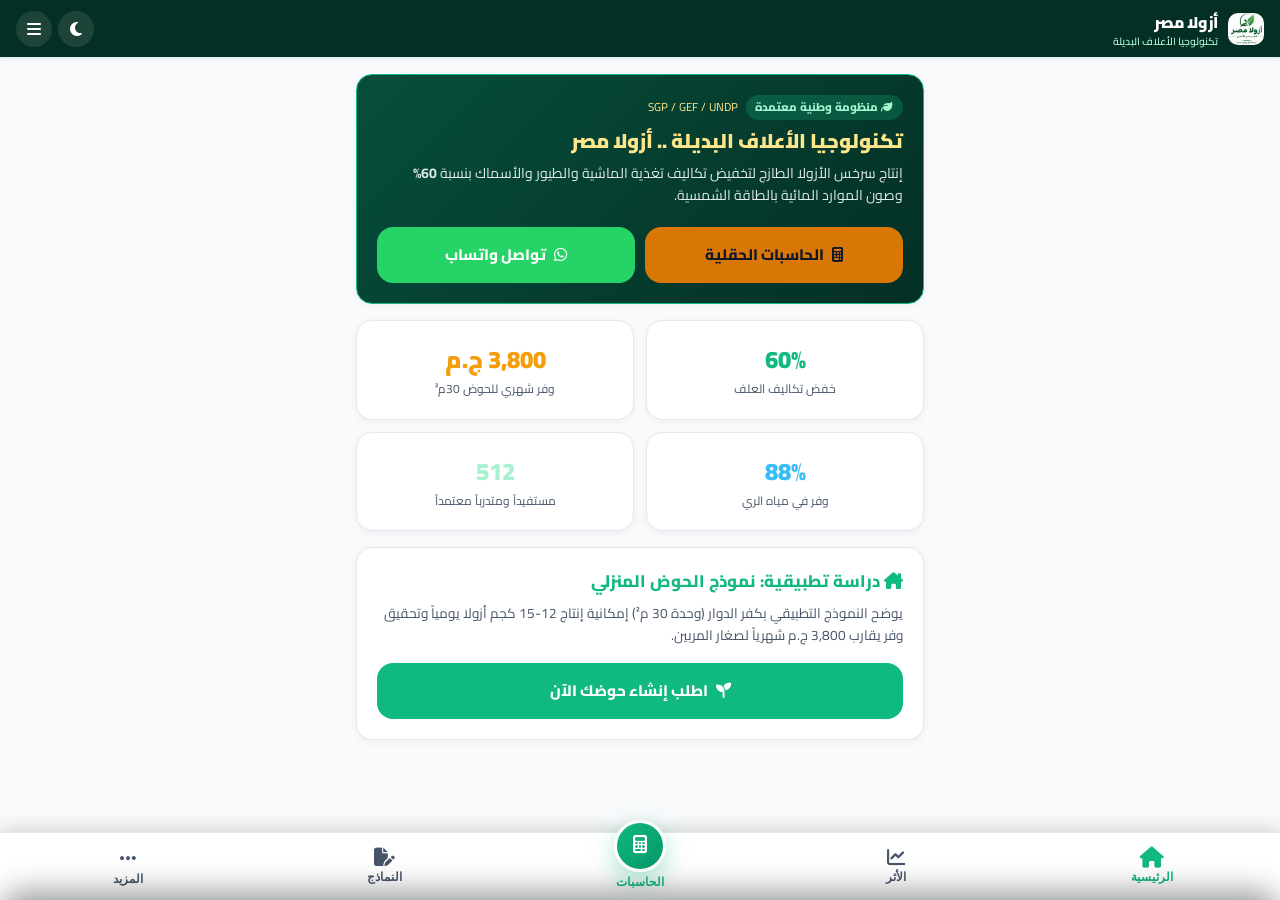
<file: mobile_app/www/index.html>
<!DOCTYPE html>
<html lang="ar" dir="rtl" data-theme="light">
<head>
  <meta charset="UTF-8">
  <meta name="viewport" content="width=device-width, initial-scale=1.0, maximum-scale=1.0, user-scalable=no, viewport-fit=cover">
  <meta name="theme-color" content="#064E3B">
  <meta name="apple-mobile-web-app-capable" content="yes">
  <meta name="apple-mobile-web-app-status-bar-style" content="default">
  <meta name="apple-mobile-web-app-title" content="أزولا مصر">
  <title>تطبيق أزولا مصر | تكنولوجيا الأعلاف البديلة</title>

  <!-- PWA Manifest & Favicon -->
  <link rel="manifest" href="./manifest.json">
  <link rel="icon" type="image/x-icon" href="./favicon.ico">
  <link rel="icon" type="image/png" sizes="32x32" href="./favicon.png">
  <link rel="apple-touch-icon" href="./favicon.png">

  <!-- Google Fonts: Cairo & FontAwesome -->
  <link rel="preconnect" href="https://fonts.googleapis.com">
  <link rel="preconnect" href="https://fonts.gstatic.com" crossorigin>
  <link href="https://fonts.googleapis.com/css2?family=Cairo:wght@400;600;700;800;900&display=swap" rel="stylesheet">
  <link rel="stylesheet" href="https://cdnjs.cloudflare.com/ajax/libs/font-awesome/6.5.1/css/all.min.css">

  <!-- Mobile Touch Stylesheet -->
  <link rel="stylesheet" href="./css/mobile.css">
  <link rel="stylesheet" href="./css/solar-calculator.css">
</head>
<body>

  <!-- Top App Header -->
  <header class="app-header">
    <a href="#home" class="app-brand" onclick="switchTab('home')">
      <img src="./assets/images/logo_azolla.png" alt="شعار أزولا مصر">
      <div>
        <span class="app-brand-name">أزولا مصر</span>
        <span class="app-brand-sub">تكنولوجيا الأعلاف البديلة</span>
      </div>
    </a>
    <div class="app-header-actions">
      <button class="header-icon-btn" onclick="toggleMobileTheme()" aria-label="تبديل المظهر" title="الوضع الليلي / النهاري">
        <i class="fa-solid fa-sun" id="theme-toggle-icon"></i>
      </button>
      <button class="header-icon-btn" onclick="openNavSheet()" aria-label="القائمة الشاملة" title="المزيد من الأقسام">
        <i class="fa-solid fa-grid-2"></i>
        <i class="fa-solid fa-bars"></i>
      </button>
    </div>
  </header>

  <!-- Offline Status Warning Banner -->
  <div class="offline-status-banner" id="offline-banner">
    <i class="fa-solid fa-wifi-slash"></i> وضع العمل دون إنترنت (100% Offline) - كافة الحاسبات والبيانات تعمل بنجاح
  </div>

  <!-- App Views Container -->
  <main class="app-view-container">

    <!-- 1. VIEW: HOME -->
    <section class="app-view active" id="view-home">
      <!-- Hero Card -->
      <div class="mobile-card mobile-card-gradient">
        <div style="display: flex; align-items: center; gap: 0.5rem; margin-bottom: 0.5rem;">
          <span style="background: rgba(16, 185, 129, 0.25); color: #A7F3D0; padding: 0.2rem 0.6rem; border-radius: var(--radius-full); font-size: 0.72rem; font-weight: 800;">
            <i class="fa-solid fa-leaf"></i> منظومة وطنية معتمدة
          </span>
          <span style="font-size: 0.72rem; color: #FDE68A;">SGP / GEF / UNDP</span>
        </div>
        <h2 class="mobile-title" style="color: #FDE68A;">تكنولوجيا الأعلاف البديلة .. أزولا مصر</h2>
        <p style="font-size: 0.88rem; color: #E2ECE9; margin-bottom: 1.25rem; line-height: 1.6;">
          إنتاج سرخس الأزولا الطازج لتخفيض تكاليف تغذية الماشية والطيور والأسماك بنسبة <strong>60%</strong> وصون الموارد المائية بالطاقة الشمسية.
        </p>
        <div style="display: grid; grid-template-columns: 1fr 1fr; gap: 0.6rem;">
          <button class="btn-mobile btn-mobile-gold" onclick="switchTab('calculators')">
            <i class="fa-solid fa-calculator"></i> الحاسبات الحقلية
          </button>
          <button class="btn-mobile btn-mobile-whatsapp" onclick="window.open('https://wa.me/201011526504', '_blank')">
            <i class="fa-brands fa-whatsapp"></i> تواصل واتساب
          </button>
        </div>
      </div>

      <!-- Quick KPI 2x2 Grid -->
      <div style="display: grid; grid-template-columns: 1fr 1fr; gap: 0.75rem; margin-bottom: 1rem;">
        <div class="mobile-card" style="margin-bottom: 0; text-align: center;">
          <div style="font-size: 1.5rem; font-weight: 900; color: #10B981;">60%</div>
          <div style="font-size: 0.75rem; color: var(--app-text-muted);">خفض تكاليف العلف</div>
        </div>
        <div class="mobile-card" style="margin-bottom: 0; text-align: center;">
          <div style="font-size: 1.5rem; font-weight: 900; color: #F59E0B;">3,800 ج.م</div>
          <div style="font-size: 0.75rem; color: var(--app-text-muted);">وفر شهري للحوض 30م²</div>
        </div>
        <div class="mobile-card" style="margin-bottom: 0; text-align: center;">
          <div style="font-size: 1.5rem; font-weight: 900; color: #38BDF8;">88%</div>
          <div style="font-size: 0.75rem; color: var(--app-text-muted);">وفر في مياه الري</div>
        </div>
        <div class="mobile-card" style="margin-bottom: 0; text-align: center;">
          <div style="font-size: 1.5rem; font-weight: 900; color: #A7F3D0;">512</div>
          <div style="font-size: 0.75rem; color: var(--app-text-muted);">مستفيداً ومتدرباً معتمداً</div>
        </div>
      </div>

      <!-- Case Study Card -->
      <div class="mobile-card">
        <h3 style="font-size: 1.05rem; font-weight: 800; margin-bottom: 0.5rem; color: var(--app-primary-light);">
          <i class="fa-solid fa-house-chimney"></i> دراسة تطبيقية: نموذج الحوض المنزلي
        </h3>
        <p style="font-size: 0.85rem; color: var(--app-text-muted); margin-bottom: 1rem; line-height: 1.6;">
          يوضح النموذج التطبيقي بكفر الدوار (وحدة 30 م²) إمكانية إنتاج 12-15 كجم أزولا يومياً وتحقيق وفر يقارب 3,800 ج.م شهرياً لصغار المربين.
        </p>
        <button class="btn-mobile btn-mobile-primary" onclick="switchTab('forms')">
          <i class="fa-solid fa-seedling"></i> اطلب إنشاء حوضك الآن
        </button>
      </div>
    </section>

    <!-- 2. VIEW: IMPACT & METRICS -->
    <section class="app-view" id="view-impact">
      <div class="mobile-card">
        <h2 class="mobile-title"><i class="fa-solid fa-chart-pie text-emerald"></i> لوحة الأثر والمؤشرات المعتمدة</h2>
        <p class="mobile-subtitle">مؤشرات الأداء الميدانية الموثقة بالتنسيق مع SGP / GEF / UNDP لعام 2026:</p>

        <div style="display: flex; flex-direction: column; gap: 0.8rem;">
          <div style="background: var(--app-bg); padding: 0.85rem 1rem; border-radius: var(--radius-sm); border: 1px solid var(--app-border);">
            <div style="display: flex; justify-content: space-between; font-weight: 800; font-size: 0.9rem;">
              <span>☀️ محطات الطاقة الشمسية</span>
              <strong style="color: var(--app-accent-gold);">3 محطات (25 kW)</strong>
            </div>
            <p style="font-size: 0.78rem; color: var(--app-text-muted); margin-top: 0.2rem;">تضخ 2350 م³/يوم لخدمة 66 فداناً زراعياً و8 أفدنة سمكية.</p>
          </div>

          <div style="background: var(--app-bg); padding: 0.85rem 1rem; border-radius: var(--radius-sm); border: 1px solid var(--app-border);">
            <div style="display: flex; justify-content: space-between; font-weight: 800; font-size: 0.9rem;">
              <span>💧 صون الموارد المائية</span>
              <strong style="color: #38BDF8;">240,000 م³ سنوياً</strong>
            </div>
            <p style="font-size: 0.78rem; color: var(--app-text-muted); margin-top: 0.2rem;">خفض البصمة المائية بنسبة 88% مقارنة بالأعلاف التقليدية.</p>
          </div>

          <div style="background: var(--app-bg); padding: 0.85rem 1rem; border-radius: var(--radius-sm); border: 1px solid var(--app-border);">
            <div style="display: flex; justify-content: space-between; font-weight: 800; font-size: 0.9rem;">
              <span>👩‍🌾 تمكين المرأة الريفية</span>
              <strong style="color: #F472B6;">62% نسبة الإناث</strong>
            </div>
            <p style="font-size: 0.78rem; color: var(--app-text-muted); margin-top: 0.2rem;">تدريب وتأسيس وحدات أسطح منزلية مدرة للدخل.</p>
          </div>

          <div style="background: var(--app-bg); padding: 0.85rem 1rem; border-radius: var(--radius-sm); border: 1px solid var(--app-border);">
            <div style="display: flex; justify-content: space-between; font-weight: 800; font-size: 0.9rem;">
              <span>🌱 خفض الانبعاثات الكربونية</span>
              <strong style="color: #34D399;">108 طن CO₂e سنوياً</strong>
            </div>
            <p style="font-size: 0.78rem; color: var(--app-text-muted); margin-top: 0.2rem;">ما يعادل غرس أكثر من 1,678 شجرة لمكافحة التغير المناخي.</p>
          </div>
        </div>
      </div>
    </section>

    <!-- 3. VIEW: CALCULATORS (CORE COMPONENT) -->
    <section class="app-view" id="view-calculators">
      <div class="mobile-card">
        <h2 class="mobile-title" style="color: var(--app-accent-gold);">
          <i class="fa-solid fa-calculator"></i> الحاسبات الحقلية الذكية
        </h2>
        <p class="mobile-subtitle">أدوات حسابية وتشغيلية دقيقة تعمل بنسبة 100% دون الحاجة لاتصال بالإنترنت:</p>

        <!-- Calculator Pill Tabs -->
        <div class="calc-pill-tabs">
          <button class="calc-pill-btn active" data-calc="feed" onclick="switchCalcTab('feed')">
            <i class="fa-solid fa-sack-dollar"></i> وفر الأعلاف
          </button>
          <button class="calc-pill-btn" data-calc="water" onclick="switchCalcTab('water')">
            <i class="fa-solid fa-droplet"></i> صون المياه
          </button>
          <button class="calc-pill-btn" data-calc="basin" onclick="switchCalcTab('basin')">
            <i class="fa-solid fa-water-ladder"></i> إنتاجية الحوض
          </button>
          <button class="calc-pill-btn" data-calc="carbon" onclick="switchCalcTab('carbon')">
            <i class="fa-solid fa-cloud-arrow-down"></i> خفض الكربون
          </button>
          <button class="calc-pill-btn" data-calc="solar" onclick="switchCalcTab('solar')">
            <i class="fa-solid fa-solar-panel text-gold"></i> <span data-i18n="navSolar">الطاقة الشمسية</span>
          </button>
        </div>

        <!-- Panel 1: Feed Calculator -->
        <div class="calc-card-panel" id="calc-panel-feed">
          <div class="mobile-input-group">
            <label class="mobile-input-label">نوع القطيع أو التربية:</label>
            <select id="calc-feed-animal" class="mobile-input-control" onchange="runFeedCalc()">
              <option value="cattle">أبقار وجاموس تسمين / حليب</option>
              <option value="sheep">أغنام وماعز</option>
              <option value="poultry">دواجن وبط ورومي</option>
              <option value="fish">أسماك بلطي وكارب</option>
            </select>
          </div>
          <div class="mobile-input-group">
            <div class="mobile-input-label">
              <span>عدد الرؤوس / الطيور:</span>
              <strong id="val-feed-heads" style="color: var(--app-primary-light);">10</strong>
            </div>
            <input type="range" id="calc-feed-heads" min="1" max="100" value="10" oninput="document.getElementById('val-feed-heads').textContent = this.value; runFeedCalc();">
          </div>
          <div class="mobile-input-group">
            <div class="mobile-input-label">
              <span>سعر كجم العلف الجاهز (ج.م):</span>
              <strong id="val-feed-price" style="color: var(--app-accent-gold);">22</strong>
            </div>
            <input type="range" id="calc-feed-price" min="15" max="35" value="22" oninput="document.getElementById('val-feed-price').textContent = this.value; runFeedCalc();">
          </div>
          <div class="calc-result-box">
            <div class="result-kpi-label">الوفر المالي الشهري المقدر:</div>
            <div class="result-kpi-val" id="res-feed-money">2,310 ج.م</div>
            <div class="result-kpi-label">كمية العلف التجاري الموفر: <strong id="res-feed-tons" style="color: #A7F3D0;">0.11 طن/شهر</strong></div>
          </div>
        </div>

        <!-- Panel 2: Water Calculator -->
        <div class="calc-card-panel" id="calc-panel-water" style="display: none;">
          <div class="mobile-input-group">
            <div class="mobile-input-label">
              <span>المساحة المستهدفة (أفدنة):</span>
              <strong id="val-water-feddan" style="color: #38BDF8;">2</strong>
            </div>
            <input type="range" id="calc-water-feddan" min="1" max="25" value="2" oninput="document.getElementById('val-water-feddan').textContent = this.value; runWaterCalc();">
          </div>
          <div class="calc-result-box" style="border-color: #38BDF8;">
            <div class="result-kpi-label">كمية المياه الموفرة سنوياً:</div>
            <div class="result-kpi-val" id="res-water-saved" style="color: #38BDF8;">9,160 م³</div>
            <div class="result-kpi-label" id="res-water-pct">88% وفر في مياه الري</div>
          </div>
        </div>

        <!-- Panel 3: Basin Calculator -->
        <div class="calc-card-panel" id="calc-panel-basin" style="display: none;">
          <div class="mobile-input-group">
            <div class="mobile-input-label">
              <span>مساحة الحوض المقترح (م²):</span>
              <strong id="val-basin-area" style="color: var(--app-primary-light);">30</strong>
            </div>
            <input type="range" id="calc-basin-area" min="10" max="200" step="5" value="30" oninput="document.getElementById('val-basin-area').textContent = this.value; runBasinCalc();">
          </div>
          <div class="calc-result-box">
            <div class="result-kpi-label">الإنتاج اليومي المتوقع من الأزولا الخضراء:</div>
            <div class="result-kpi-val" id="res-basin-yield">13.5 كجم/يوم</div>
            <div class="result-kpi-label">التكلفة التقديرية للإنشاء: <strong id="res-basin-cost" style="color: var(--app-accent-gold);">3,300 ج.م</strong></div>
          </div>
        </div>

        <!-- Panel 4: Carbon Calculator -->
        <div class="calc-card-panel" id="calc-panel-carbon" style="display: none;">
          <div class="mobile-input-group">
            <div class="mobile-input-label">
              <span>الإنتاج السنوي من الأزولا (طن):</span>
              <strong id="val-carbon-tons" style="color: #34D399;">12</strong>
            </div>
            <input type="range" id="calc-carbon-tons" min="1" max="100" value="12" oninput="document.getElementById('val-carbon-tons').textContent = this.value; runCarbonCalc();">
          </div>
          <div class="calc-result-box" style="border-color: #34D399;">
            <div class="result-kpi-label">الانبعاثات المكافئة المتجنبة:</div>
            <div class="result-kpi-val" id="res-carbon-co2" style="color: #34D399;">1.10 طن كربون</div>
            <div class="result-kpi-label">مكافئ امتصاص كربوني لـ: <strong id="res-carbon-trees" style="color: #A7F3D0;">50 شجرة</strong></div>
          </div>
        </div>

        <!-- Panel 5: Solar Energy Calculator -->
        <div class="calc-card-panel" id="calc-panel-solar" style="display: none;">
          <div style="background: linear-gradient(135deg, #064E3B 0%, #047857 100%); color: #fff; padding: 1rem; border-radius: 14px; margin-bottom: 1rem; display: flex; justify-content: space-between; align-items: center; border: 1px solid rgba(255,255,255,0.15);">
            <div>
              <div style="font-size: 0.72rem; color: #FDE68A; font-weight: 800;"><i class="fa-solid fa-solar-panel"></i> <span data-i18n="solarHubBadge">المنظومة الوطنية 2026</span></div>
              <div style="font-size: 0.95rem; font-weight: 900; color: #fff;" data-i18n="solarHubTitle">حاسبة الطاقة الشمسية الشاملة</div>
            </div>
            <div style="text-align: center; background: rgba(255,255,255,0.15); padding: 0.4rem 0.8rem; border-radius: 10px; border: 1px solid rgba(255,255,255,0.2);">
              <div style="font-size: 0.65rem; color: #A7F3D0;" data-i18n="solarTargetKw">القدرة المستهدفة</div>
              <div id="solar-res-kw" style="font-size: 1.25rem; font-weight: 900; color: #FDE68A; direction: ltr;">1.0 kW</div>
            </div>
          </div>

          <!-- Market Price Bar -->
          <div class="solar-market-bar" style="padding: 0.85rem; margin-bottom: 1rem;">
            <div style="font-size: 0.82rem; font-weight: 800; color: var(--app-primary-light); margin-bottom: 0.6rem; display: flex; align-items: center; gap: 0.4rem;">
              <i class="fa-solid fa-sliders text-gold"></i> <span data-i18n="solarMktTitle">متغيرات السوق والأسعار (2026)</span>
            </div>
            <div class="solar-market-inputs-grid" style="grid-template-columns: 1fr; gap: 0.6rem;">
              <div class="solar-market-field">
                <label for="solar-mkt-elec"><span data-i18n="solarMktElecLabel">سعر ك.و.س كهرباء:</span></label>
                <div class="input-wrap">
                  <input type="number" id="solar-mkt-elec" step="0.1" min="0.5" max="20" value="2.8">
                  <span class="input-unit">ج.م / ك.و.س</span>
                </div>
              </div>
              <div class="solar-market-field">
                <label for="solar-mkt-kw-day"><span data-i18n="solarMktDayLabel">سعر كيلووات المحطة (نهاري):</span></label>
                <div class="input-wrap">
                  <input type="number" id="solar-mkt-kw-day" step="500" min="5000" max="150000" value="30000">
                  <span class="input-unit">ج.م / kWp</span>
                </div>
              </div>
              <div class="solar-market-field">
                <label for="solar-mkt-kw-hyb"><span data-i18n="solarMktHybLabel">سعر كيلووات (ببطاريات):</span></label>
                <div class="input-wrap">
                  <input type="number" id="solar-mkt-kw-hyb" step="1000" min="10000" max="250000" value="58000">
                  <span class="input-unit">ج.م / kWp</span>
                </div>
              </div>
            </div>
          </div>

          <!-- Operating Mode Toggle -->
          <div class="solar-mode-container" style="margin-bottom: 1rem;">
            <div class="solar-mode-title" style="font-size: 0.82rem; margin-bottom: 0.5rem;">
              <i class="fa-solid fa-bolt-lightning text-gold"></i> <span data-i18n="solarModeTitle">اختر نمط تشغيل الطاقة الشمسية:</span>
            </div>
            <div class="solar-mode-toggle-grid" style="grid-template-columns: 1fr; gap: 0.6rem;">
              <div class="solar-mode-card active" data-mode="day" onclick="SolarCalc.setSystemMode('day')">
                <div class="solar-mode-icon"><i class="fa-solid fa-sun"></i></div>
                <div>
                  <h4 data-i18n="solarModeDayTitle">☀️ نهاري فقط (On-Grid)</h4>
                  <p data-i18n="solarModeDayDesc">تشغيل فوري للأجهزة وطلمبات الري بدون بطاريات واسترداد رأس مال سريع.</p>
                </div>
              </div>
              <div class="solar-mode-card" data-mode="hybrid" onclick="SolarCalc.setSystemMode('hybrid')">
                <div class="solar-mode-icon"><i class="fa-solid fa-moon"></i></div>
                <div>
                  <h4 data-i18n="solarModeHybTitle">🌙 نهاري + ليلي (بطاريات Hybrid)</h4>
                  <p data-i18n="solarModeHybDesc">تشغيل 24 ساعة مع بطاريات تخزين، يضمن استقلالية كاملة عن انقطاع التيار.</p>
                </div>
              </div>
            </div>
          </div>

          <!-- Sector Tabs (Homes, Farms, Factories) -->
          <div class="solar-nav-tabs" style="grid-template-columns: 1fr; gap: 0.5rem; margin-bottom: 1rem;">
            <button type="button" class="solar-tab-btn active" data-tab="home" onclick="SolarCalc.switchTab('home')">
              <i class="fa-solid fa-house-chimney"></i> <span data-i18n="solarTabHome">1. الطاقة الشمسية للمنازل</span>
            </button>
            <button type="button" class="solar-tab-btn" data-tab="farm" onclick="SolarCalc.switchTab('farm')">
              <i class="fa-solid fa-wheat-awn"></i> <span data-i18n="solarTabFarm">2. الطاقة الشمسية للمزارع والري</span>
            </button>
            <button type="button" class="solar-tab-btn" data-tab="factory" onclick="SolarCalc.switchTab('factory')">
              <i class="fa-solid fa-industry"></i> <span data-i18n="solarTabFactory">3. الطاقة الشمسية للمصانع</span>
            </button>
          </div>

          <!-- Sector Panels -->
          <div class="solar-inputs-card" style="padding: 1rem; margin-bottom: 1rem;">
            <!-- Home Panel -->
            <div class="solar-tab-panel active" id="solar-panel-home">
              <h3 class="solar-card-title" style="font-size: 0.95rem;">
                <i class="fa-solid fa-list-check text-gold"></i> <span data-i18n="solarHomeCardTitle">الأجهزة المنزلية وتحديد العدد والتشغيل</span>
              </h3>
              <p class="solar-card-desc" style="font-size: 0.78rem;" data-i18n="solarHomeCardDesc">حدد الأجهزة واضبط العدد وساعات التشغيل:</p>
              <div class="appliances-grid" id="solar-appliances-grid"></div>
            </div>

            <!-- Farm Panel -->
            <div class="solar-tab-panel" id="solar-panel-farm">
              <h3 class="solar-card-title" style="font-size: 0.95rem;">
                <i class="fa-solid fa-tractor text-gold"></i> <span data-i18n="solarFarmCardTitle">مواصفات المزرعة ومنظومة الري</span>
              </h3>
              <div class="solar-input-group">
                <label class="solar-label" for="solar-farm-type" data-i18n="solarFarmTypeLabel">نوع المزرعة / النشاط:</label>
                <select id="solar-farm-type" class="solar-select">
                  <option value="green" selected data-i18n="solarFarmTypeGreen">مزرعة نباتية ومحاصيل حقلية</option>
                  <option value="animal" data-i18n="solarFarmTypeAnimal">مزرعة إنتاج حيواني ودواجن</option>
                  <option value="fish" data-i18n="solarFarmTypeFish">مزرعة استزراع سمكي (بدالات)</option>
                </select>
              </div>
              <div class="solar-input-group">
                <label class="solar-label" for="solar-farm-irrig" data-i18n="solarFarmIrrigLabel">طريقة الري ومصدر المياه:</label>
                <select id="solar-farm-irrig" class="solar-select">
                  <option value="drip" selected data-i18n="solarIrrigDrip">ري بالتنقيط (ضغط منخفض)</option>
                  <option value="sprinkler" data-i18n="solarIrrigSprinkler">ري بالرش / محوري (Pivot)</option>
                  <option value="flood" data-i18n="solarIrrigFlood">ري بالغمر السطحي</option>
                  <option value="well" data-i18n="solarIrrigWell">طلمبة غاطسة من بئر عميق (>50م)</option>
                </select>
              </div>
              <div class="solar-input-group">
                <label class="solar-label" data-i18n="solarFarmMethodLabel">طريقة تحديد قدرة المنظومة:</label>
                <div class="solar-pills-row">
                  <button type="button" class="solar-pill-choice active solar-farm-mode-btn" data-mode="hp" onclick="SolarCalc.setFarmInputMode('hp')" data-i18n="solarFarmModeHp">عبر قدرة طلمبة الري (حصان HP)</button>
                  <button type="button" class="solar-pill-choice solar-farm-mode-btn" data-mode="kw" onclick="SolarCalc.setFarmInputMode('kw')" data-i18n="solarFarmModeKw">إدخال عدد الكيلووات (kW)</button>
                </div>
              </div>
              <div id="solar-farm-hp-wrap" class="solar-input-group">
                <label class="solar-label">
                  <span data-i18n="solarFarmHpLabel">قدرة طلمبة الري (حصان):</span>
                  <strong id="solar-farm-hp-val" style="color: #059669; font-size: 1.1rem;">10</strong> HP
                </label>
                <input type="range" id="solar-farm-hp" min="1" max="100" step="1" value="10" style="width: 100%; accent-color: #10B981;">
              </div>
              <div id="solar-farm-kw-wrap" class="solar-input-group" style="display: none;">
                <label class="solar-label" for="solar-farm-kw" data-i18n="solarFactKwLabel">عدد الكيلووات المطلوبة (kW): *</label>
                <input type="number" id="solar-farm-kw" class="solar-input" min="1" max="1000" step="1" value="15">
              </div>
            </div>

            <!-- Factory Panel -->
            <div class="solar-tab-panel" id="solar-panel-factory">
              <h3 class="solar-card-title" style="font-size: 0.95rem;">
                <i class="fa-solid fa-city text-gold"></i> <span data-i18n="solarFactCardTitle">الطاقة الشمسية للمصانع</span>
              </h3>
              <div class="solar-input-group">
                <label class="solar-label" for="solar-fact-kw" data-i18n="solarFactKwLabel">عدد الكيلووات المطلوبة للمصنع (kW): *</label>
                <input type="number" id="solar-fact-kw" class="solar-input" min="5" max="2000" step="5" value="50">
              </div>
              <div class="solar-input-group">
                <label class="solar-label" for="solar-fact-bill" data-i18n="solarFactBillLabel">متوسط فاتورة الكهرباء الشهرية (ج.م):</label>
                <input type="number" id="solar-fact-bill" class="solar-input" min="1000" step="1000" value="50000">
              </div>
            </div>
          </div>

          <!-- Output & Cumulative Savings Results -->
          <div class="solar-results-card" style="padding: 1rem; margin-bottom: 1rem;">
            <div class="solar-res-header" style="margin-bottom: 1rem;">
              <div>
                <h3 style="font-size: 1rem; font-weight: 900; color: #064E3B; margin: 0;" data-i18n="solarResTitle">مؤشرات المحطة والوفر المالي</h3>
                <span style="font-size: 0.72rem; color: #64748B;" data-i18n="solarResSub">نتائج تقديرية فورية متفاعلة</span>
              </div>
              <span class="solar-res-badge">2026</span>
            </div>

            <div class="solar-kpi-main" style="padding: 1rem; margin-bottom: 1rem;">
              <div class="solar-kpi-label" data-i18n="solarResCostLabel">التكلفة التقديرية لإنشاء المحطة:</div>
              <div class="solar-kpi-value" id="solar-res-cost" style="font-size: 1.6rem;">0 ج.م</div>
              <div class="solar-kpi-sub" data-i18n="solarResCostSub">تشمل الألواح والإنفرتر والهياكل والتركيب والتشغيل</div>
            </div>

            <div class="solar-timeline-title" style="font-size: 0.85rem; margin-bottom: 0.6rem;">
              <i class="fa-solid fa-coins text-gold"></i> <span data-i18n="solarSavingsTitle">الوفر المالي التراكمي المتوقع:</span>
            </div>
            <div class="solar-timeline-grid" style="grid-template-columns: 1fr; gap: 0.5rem; margin-bottom: 1rem;">
              <div class="solar-time-card">
                <div class="solar-time-period" data-i18n="solarYr1">خلال سنة واحدة</div>
                <div class="solar-time-amount" id="solar-res-yr1">0 ج.م</div>
              </div>
              <div class="solar-time-card">
                <div class="solar-time-period" data-i18n="solarYr5">خلال 5 سنوات</div>
                <div class="solar-time-amount" id="solar-res-yr5">0 ج.م</div>
              </div>
              <div class="solar-time-card">
                <div class="solar-time-period" data-i18n="solarYr10">خلال 10 سنوات</div>
                <div class="solar-time-amount" id="solar-res-yr10">0 ج.م</div>
              </div>
            </div>

            <!-- Sub KPIs -->
            <div class="solar-sub-kpis" style="grid-template-columns: 1fr 1fr; gap: 0.5rem; margin-bottom: 1rem;">
              <div class="solar-mini-kpi">
                <div class="solar-mini-label" data-i18n="solarResRoiLabel">فترة الاسترداد:</div>
                <div class="solar-mini-val text-gold" id="solar-res-roi">--</div>
              </div>
              <div class="solar-mini-kpi">
                <div class="solar-mini-label" data-i18n="solarResCo2Label">خفض كربون:</div>
                <div class="solar-mini-val text-emerald" id="solar-res-co2">--</div>
              </div>
              <div class="solar-mini-kpi">
                <div class="solar-mini-label" data-i18n="solarResPanelsLabel">عدد الألواح:</div>
                <div class="solar-mini-val" id="solar-res-panels">--</div>
              </div>
              <div class="solar-mini-kpi">
                <div class="solar-mini-label" data-i18n="solarResAreaLabel">المساحة:</div>
                <div class="solar-mini-val" id="solar-res-area">--</div>
              </div>
            </div>

            <!-- WhatsApp CTA Button -->
            <a href="#" id="solar-btn-whatsapp" target="_blank" rel="noopener" class="solar-btn-whatsapp" style="padding: 0.85rem;">
              <i class="fa-brands fa-whatsapp" style="font-size: 1.25rem;"></i>
              <span data-i18n="solarCtaWa">اطلب دراسة فنية وعرض سعر رسمي</span>
            </a>
          </div>

          <!-- Disclaimer Box -->
          <div class="solar-disclaimer-box" style="margin-top: 1rem; padding: 1rem;">
            <div class="solar-disclaimer-icon"><i class="fa-solid fa-triangle-exclamation"></i></div>
            <div class="solar-disclaimer-content">
              <h4 data-i18n="solarDisclaimerTitle">تنويه وإخلاء مسؤولية فني وقانوني هام:</h4>
              <p data-i18n="solarDisclaimerText">جميع الأرقام والتكاليف والوفورات المالية استرشادية وتقديرية مبنية على متوسطات السوق الحالية لعام 2026. قد تختلف الأرقام حسب الموقع ونوع الأجهزة والمعدات. يرجى التواصل لطلب معاينة فنية ودراسة جدوى مخصصة.</p>
            </div>
          </div>
        </div>

      </div>
    </section>

    <!-- 4. VIEW: FORMS & REGISTRATION -->
    <section class="app-view" id="view-forms">
      <div class="mobile-card">
        <h2 class="mobile-title"><i class="fa-solid fa-file-pen text-emerald"></i> طلب إنشاء حوض / تقاوي</h2>
        <p class="mobile-subtitle">سجل طلبك وسيتواصل معك الفريق الفني فوراً:</p>

        <form onsubmit="handleMobileFormSubmit(event, 'طلب حوض أو تقاوي')">
          <div class="mobile-input-group">
            <label class="mobile-input-label">الاسم الكامل *</label>
            <input type="text" name="name" class="mobile-input-control" placeholder="أدخل اسمك" required>
          </div>
          <div class="mobile-input-group">
            <label class="mobile-input-label">رقم الهاتف (واتساب) *</label>
            <input type="tel" name="phone" class="mobile-input-control" placeholder="01xxxxxxxxx" required>
          </div>
          <div class="mobile-input-group">
            <label class="mobile-input-label">المحافظة والمركز *</label>
            <input type="text" name="location" class="mobile-input-control" placeholder="مثال: كفر الدوار، البحيرة" required>
          </div>
          <div class="mobile-input-group">
            <label class="mobile-input-label">المساحة المتوفرة (م² تقريباً)</label>
            <input type="text" name="area" class="mobile-input-control" placeholder="مثال: 30 م² سطح أو قيراط أرض">
          </div>
          <div class="mobile-input-group">
            <label class="mobile-input-label">ملاحظات أو نوع التربية</label>
            <textarea name="notes" class="mobile-input-control" rows="3" placeholder="أدخل نوع الحيوانات أو الطيور..."></textarea>
          </div>
          <button type="submit" class="btn-mobile btn-mobile-primary">
            <i class="fa-solid fa-paper-plane"></i> سجل الآن
          </button>
        </form>
      </div>
    </section>

    <!-- 5. VIEW: ACADEMY (12 PROGRAMS COMPREHENSIVE) -->
    <section class="app-view" id="view-academy">
      <div class="mobile-card">
        <h2 class="mobile-title"><i class="fa-solid fa-graduation-cap text-gold"></i> أكاديمية أزولا مصر</h2>
        <p class="mobile-subtitle">12 برنامجاً تدريبياً معتمداً لنقل الخبرة الحقلية وبناء الكوادر الميدانية:</p>

        <div style="display: flex; flex-direction: column; gap: 0.65rem;">
          <div style="background: var(--app-bg); padding: 0.75rem 0.9rem; border-radius: var(--radius-sm); border: 1.5px solid var(--app-border);">
            <strong style="color: var(--app-primary-light); font-size: 0.88rem;">1. دبلومة التأسيس والإنتاج التجاري للأزولا</strong>
            <p style="font-size: 0.76rem; color: var(--app-text-muted); margin-top: 0.2rem;">دراسة الجدوى الميدانية، هندسة الأحواض، والتحكم في المياه والتغذية العضوية.</p>
          </div>
          <div style="background: var(--app-bg); padding: 0.75rem 0.9rem; border-radius: var(--radius-sm); border: 1.5px solid var(--app-border);">
            <strong style="color: var(--app-primary-light); font-size: 0.88rem;">2. تكنولوجيا مزارع الأسطح والوحدات المنزلية</strong>
            <p style="font-size: 0.76rem; color: var(--app-text-muted); margin-top: 0.2rem;">تركيب العوازل الخفيفة وحسابات التغذية للدواجن والطيور للمرأة والشباب.</p>
          </div>
          <div style="background: var(--app-bg); padding: 0.75rem 0.9rem; border-radius: var(--radius-sm); border: 1.5px solid var(--app-border);">
            <strong style="color: var(--app-primary-light); font-size: 0.88rem;">3. هندسة خلط العلائق وتغذية الماشية والأسماك</strong>
            <p style="font-size: 0.76rem; color: var(--app-text-muted); margin-top: 0.2rem;">نسب الإحلال الآمنة وطرق التجفيف وصناعة السيلاج عالي البروتين.</p>
          </div>
          <div style="background: var(--app-bg); padding: 0.75rem 0.9rem; border-radius: var(--radius-sm); border: 1.5px solid var(--app-border);">
            <strong style="color: var(--app-primary-light); font-size: 0.88rem;">4. التغذية الآمنة للدواجن والطيور المائية</strong>
            <p style="font-size: 0.76rem; color: var(--app-text-muted); margin-top: 0.2rem;">تحسين جودة البيض واللحوم وخفض تكاليف الأعلاف بنسبة تتجاوز 50%.</p>
          </div>
          <div style="background: var(--app-bg); padding: 0.75rem 0.9rem; border-radius: var(--radius-sm); border: 1.5px solid var(--app-border);">
            <strong style="color: var(--app-primary-light); font-size: 0.88rem;">5. استزراع الأسماك التكاملي مع الأزولا</strong>
            <p style="font-size: 0.76rem; color: var(--app-text-muted); margin-top: 0.2rem;">تغذية أسماك البلطي والكارب وتدوير المياه العذبة بكفاءة عالية.</p>
          </div>
          <div style="background: var(--app-bg); padding: 0.75rem 0.9rem; border-radius: var(--radius-sm); border: 1.5px solid var(--app-border);">
            <strong style="color: var(--app-primary-light); font-size: 0.88rem;">6. أنظمة الري الذكي والطاقة الشمسية الموفرة</strong>
            <p style="font-size: 0.76rem; color: var(--app-text-muted); margin-top: 0.2rem;">تشغيل محطات الضخ الكهروضوئية وتوزيع المياه دون فاقد.</p>
          </div>
          <div style="background: var(--app-bg); padding: 0.75rem 0.9rem; border-radius: var(--radius-sm); border: 1.5px solid var(--app-border);">
            <strong style="color: var(--app-primary-light); font-size: 0.88rem;">7. إدارة وتخصيب أحواض الأزولا العضوية</strong>
            <p style="font-size: 0.76rem; color: var(--app-text-muted); margin-top: 0.2rem;">المحافظة على نقاوة السلالة والوقاية من الآفات الحشرية والطحالب.</p>
          </div>
          <div style="background: var(--app-bg); padding: 0.75rem 0.9rem; border-radius: var(--radius-sm); border: 1.5px solid var(--app-border);">
            <strong style="color: var(--app-primary-light); font-size: 0.88rem;">8. تجفيف وطحن وتخزين الأزولا عالي البروتين</strong>
            <p style="font-size: 0.76rem; color: var(--app-text-muted); margin-top: 0.2rem;">تقنيات الحفظ طويل الأمد وتصنيع مكعبات الأعلاف المركزة.</p>
          </div>
          <div style="background: var(--app-bg); padding: 0.75rem 0.9rem; border-radius: var(--radius-sm); border: 1.5px solid var(--app-border);">
            <strong style="color: var(--app-primary-light); font-size: 0.88rem;">9. دراسة الجدوى الاقتصادية وإدارة التكاليف</strong>
            <p style="font-size: 0.76rem; color: var(--app-text-muted); margin-top: 0.2rem;">حساب نقطة التعادل، ومعدل استرداد رأس المال، وحساب الوفر الصافي.</p>
          </div>
          <div style="background: var(--app-bg); padding: 0.75rem 0.9rem; border-radius: var(--radius-sm); border: 1.5px solid var(--app-border);">
            <strong style="color: var(--app-primary-light); font-size: 0.88rem;">10. تمكين المرأة الريفية وإدارة المشاريع الصغيرة</strong>
            <p style="font-size: 0.76rem; color: var(--app-text-muted); margin-top: 0.2rem;">بناء المشروعات المنزلية المكتفية ذاتياً والمدرة للدخل المستدام.</p>
          </div>
          <div style="background: var(--app-bg); padding: 0.75rem 0.9rem; border-radius: var(--radius-sm); border: 1.5px solid var(--app-border);">
            <strong style="color: var(--app-primary-light); font-size: 0.88rem;">11. التسويق وسلاسل الإمداد للأعلاف الخضراء</strong>
            <p style="font-size: 0.76rem; color: var(--app-text-muted); margin-top: 0.2rem;">ربط المزارعين بصغار المربين ومنافذ التوزيع الإقليمية.</p>
          </div>
          <div style="background: var(--app-bg); padding: 0.75rem 0.9rem; border-radius: var(--radius-sm); border: 1.5px solid var(--app-border);">
            <strong style="color: var(--app-primary-light); font-size: 0.88rem;">12. الشهادة المعتمدة لإدارة المزارع الميدانية</strong>
            <p style="font-size: 0.76rem; color: var(--app-text-muted); margin-top: 0.2rem;">برنامج تدريبي متقدم بإشراف الخبراء الميدانيين لجمعية الخدمات ومزارع أسوان.</p>
          </div>
        </div>

        <button class="btn-mobile btn-mobile-whatsapp" style="margin-top: 1rem;" onclick="window.open('https://wa.me/201011526504?text=' + encodeURIComponent('السلام عليكم، أود الاستفسار عن برامج أكاديمية أزولا مصر الـ 12 المعتمدة'), '_blank')">
          <i class="fa-brands fa-whatsapp"></i> استفسر عن مواعيد التدريب القادمة
        </button>
      </div>
    </section>

    <!-- 6. VIEW: CONTACT & INFO -->
    <section class="app-view" id="view-contact">
      <div class="mobile-card">
        <h2 class="mobile-title"><i class="fa-solid fa-phone text-gold"></i> قنوات التواصل الرسمية</h2>
        <p class="mobile-subtitle">تواصل مباشر مع فريق إدارة المشروع الميداني والتنفيذي:</p>

        <div style="display: flex; flex-direction: column; gap: 0.75rem; margin-bottom: 1.25rem;">
          <!-- Phone Calls Only -->
          <div style="background: var(--app-bg); padding: 1rem; border-radius: var(--radius-sm); border: 1.5px solid var(--app-border);">
            <div style="font-size: 0.84rem; font-weight: 800; color: var(--app-text); margin-bottom: 0.6rem;">
              <i class="fa-solid fa-phone text-gold"></i> الاتصال الهاتفي (تواصل تليفون فقط):
            </div>
            <div style="display: flex; flex-direction: column; gap: 0.6rem;">
              <button class="btn-mobile btn-mobile-primary" onclick="callProjectPhone('01553335579')">
                <i class="fa-solid fa-phone"></i> 01553335579
              </button>
              <button class="btn-mobile btn-mobile-primary" onclick="callProjectPhone('0452182834')">
                <i class="fa-solid fa-phone"></i> 0452182834
              </button>
            </div>
          </div>

          <!-- WhatsApp Direct -->
          <div style="background: var(--app-bg); padding: 1rem; border-radius: var(--radius-sm); border: 1.5px solid var(--app-border);">
            <div style="font-size: 0.84rem; font-weight: 800; color: var(--app-text); margin-bottom: 0.6rem;">
              <i class="fa-brands fa-whatsapp text-emerald"></i> الواتساب المعتمد:
            </div>
            <button class="btn-mobile btn-mobile-whatsapp" onclick="window.open('https://wa.me/201011526504', '_blank')">
              <i class="fa-brands fa-whatsapp"></i> محادثة فورية: 01011526504
            </button>
          </div>

          <!-- Email Direct -->
          <div style="background: var(--app-bg); padding: 1rem; border-radius: var(--radius-sm); border: 1.5px solid var(--app-border);">
            <div style="font-size: 0.84rem; font-weight: 800; color: var(--app-text); margin-bottom: 0.4rem;">
              <i class="fa-solid fa-envelope text-gold"></i> البريد الإلكتروني الرسمي:
            </div>
            <a href="mailto:protic1613@gmail.com" style="color: var(--app-primary-light); font-weight: 800; text-decoration: none; font-size: 1rem; display: inline-block; direction: ltr;">
              protic1613@gmail.com
            </a>
          </div>
        </div>

        <div style="background: #ECFDF5; border: 1.5px solid #10B981; border-radius: var(--radius-sm); padding: 1rem; font-size: 0.84rem; color: #064E3B; line-height: 1.6;">
          <i class="fa-solid fa-certificate" style="color: #D97706;"></i> تنفيذ: <strong>جمعية الخدمات المتكاملة بكفر الدوار</strong> (إشهار 1997/752) ومزارع أسوان التكاملية، والشريك الرقمي <strong>NGO HUB</strong>.
        </div>
      </div>
    </section>

  </main>

  <!-- 5. BOTTOM NAVIGATION BAR (UX STANDARD) -->
  <nav class="bottom-nav">
    <button class="nav-item active" data-tab="home" onclick="switchTab('home')">
      <i class="fa-solid fa-house"></i>
      <span>الرئيسية</span>
    </button>

    <button class="nav-item" data-tab="impact" onclick="switchTab('impact')">
      <i class="fa-solid fa-chart-line"></i>
      <span>الأثر</span>
    </button>

    <!-- Center Elevated Calculators Button -->
    <button class="nav-item nav-item-calc" data-tab="calculators" onclick="switchTab('calculators')">
      <div class="calc-float-circle">
        <i class="fa-solid fa-calculator"></i>
      </div>
      <span class="calc-float-label">الحاسبات</span>
    </button>

    <button class="nav-item" data-tab="forms" onclick="switchTab('forms')">
      <i class="fa-solid fa-file-pen"></i>
      <span>النماذج</span>
    </button>

    <button class="nav-item" onclick="openNavSheet()">
      <i class="fa-solid fa-grid-horizontal"></i>
      <i class="fa-solid fa-ellipsis"></i>
      <span>المزيد</span>
    </button>
  </nav>

  <!-- 6. ACTION SHEET MODAL (MORE MENU - SLIDING FROM BOTTOM) -->
  <div class="action-sheet-overlay" id="action-sheet-overlay" onclick="closeNavSheet()"></div>
  <aside class="action-sheet" id="action-sheet">
    <div class="action-sheet-pill"></div>
    <div class="action-sheet-header">
      <div class="action-sheet-title">
        <i class="fa-solid fa-layer-group text-emerald"></i> كافة أقسام منظومة أزولا مصر
      </div>
      <button class="action-sheet-close" onclick="closeNavSheet()">&times;</button>
    </div>

    <div class="action-sheet-grid">
      <div class="action-sheet-item" onclick="switchTab('calculators')">
        <i class="fa-solid fa-calculator text-gold"></i>
        <span>الحاسبات الذكية</span>
      </div>
      <div class="action-sheet-item" onclick="switchTab('calculators'); switchCalcTab('solar');">
        <i class="fa-solid fa-solar-panel text-gold"></i>
        <span data-i18n="navSolar">الطاقة الشمسية</span>
      </div>
      <div class="action-sheet-item" onclick="switchTab('impact')">
        <i class="fa-solid fa-chart-pie text-emerald"></i>
        <span>لوحة الأثر والمؤشرات</span>
      </div>
      <div class="action-sheet-item" onclick="switchTab('academy')">
        <i class="fa-solid fa-graduation-cap text-gold"></i>
        <span>برامج الأكاديمية</span>
      </div>
      <div class="action-sheet-item" onclick="switchTab('forms')">
        <i class="fa-solid fa-file-pen text-emerald"></i>
        <span>التسجيل والاستمارات</span>
      </div>
      <div class="action-sheet-item" onclick="switchTab('contact')">
        <i class="fa-solid fa-phone text-gold"></i>
        <span>قنوات التواصل</span>
      </div>
      <div class="action-sheet-item" onclick="window.open('https://wa.me/201011526504', '_blank')">
        <i class="fa-brands fa-whatsapp" style="color: #25D366;"></i>
        <span>واتساب المعتمد</span>
      </div>
    </div>

    <div style="text-align: center; font-size: 0.75rem; color: var(--app-text-muted); border-top: 1px solid var(--app-border); padding-top: 0.75rem;">
      مشروع تكنولوجيا الأعلاف البديلة .. أزولا مصر &copy; 2026 | Powered by <strong>NGO HUB</strong>
    </div>
  </aside>

  <!-- 7. FORM SUCCESS CONFIRMATION MODAL -->
  <div class="action-sheet-overlay" id="form-success-modal" style="z-index: 3000; align-items: center; justify-content: center; display: flex;">
    <div class="mobile-card" style="width: 90%; max-width: 400px; text-align: center; padding: 1.75rem 1.25rem; z-index: 3001; background: var(--app-surface); border-radius: var(--radius-lg); box-shadow: 0 20px 40px rgba(0,0,0,0.4); border: 2px solid var(--app-primary-light);">
      <div style="width: 58px; height: 58px; border-radius: 50%; background: #ECFDF5; color: #10B981; display: flex; align-items: center; justify-content: center; font-size: 2rem; margin: 0 auto 0.85rem auto; border: 2px solid #10B981;">
        <i class="fa-solid fa-circle-check"></i>
      </div>
      <h3 style="font-size: 1.2rem; font-weight: 900; margin-bottom: 0.35rem; color: var(--app-text);">تم تسجيل طلبك بنجاح!</h3>
      <p style="font-size: 0.84rem; color: var(--app-text-muted); margin-bottom: 0.9rem; line-height: 1.5;">تم تسجيل طلبك بنجاح وسيتواصل معك الفريق الفني قريباً.</p>
      
      <div style="background: var(--app-bg); border: 1.5px dashed var(--app-primary-light); padding: 0.65rem; border-radius: var(--radius-sm); font-weight: 900; font-size: 0.95rem; color: var(--app-primary-light); margin-bottom: 1.2rem;" id="modal-ref-id">
        رقم المرجع: AZL-000000
      </div>

      <div style="display: flex; flex-direction: column; gap: 0.6rem;">
        <button class="btn-mobile btn-mobile-whatsapp" id="modal-wa-btn" style="padding: 0.8rem;">
          <i class="fa-brands fa-whatsapp"></i> تأكيد الطلب عبر الواتساب (اختياري)
        </button>
        <button class="btn-mobile" onclick="closeSuccessModal()" style="background: var(--app-bg); border: 1px solid var(--app-border); color: var(--app-text); padding: 0.7rem;">
          إغلاق ومتابعة التصفح
        </button>
      </div>
    </div>
  </div>

  <!-- Mobile App Core Engine -->
  <script src="./js/translations.js"></script>
  <script src="./js/solar-calculator.js"></script>
  <script src="./js/mobile-app.js"></script>
</body>
</html>
</file>
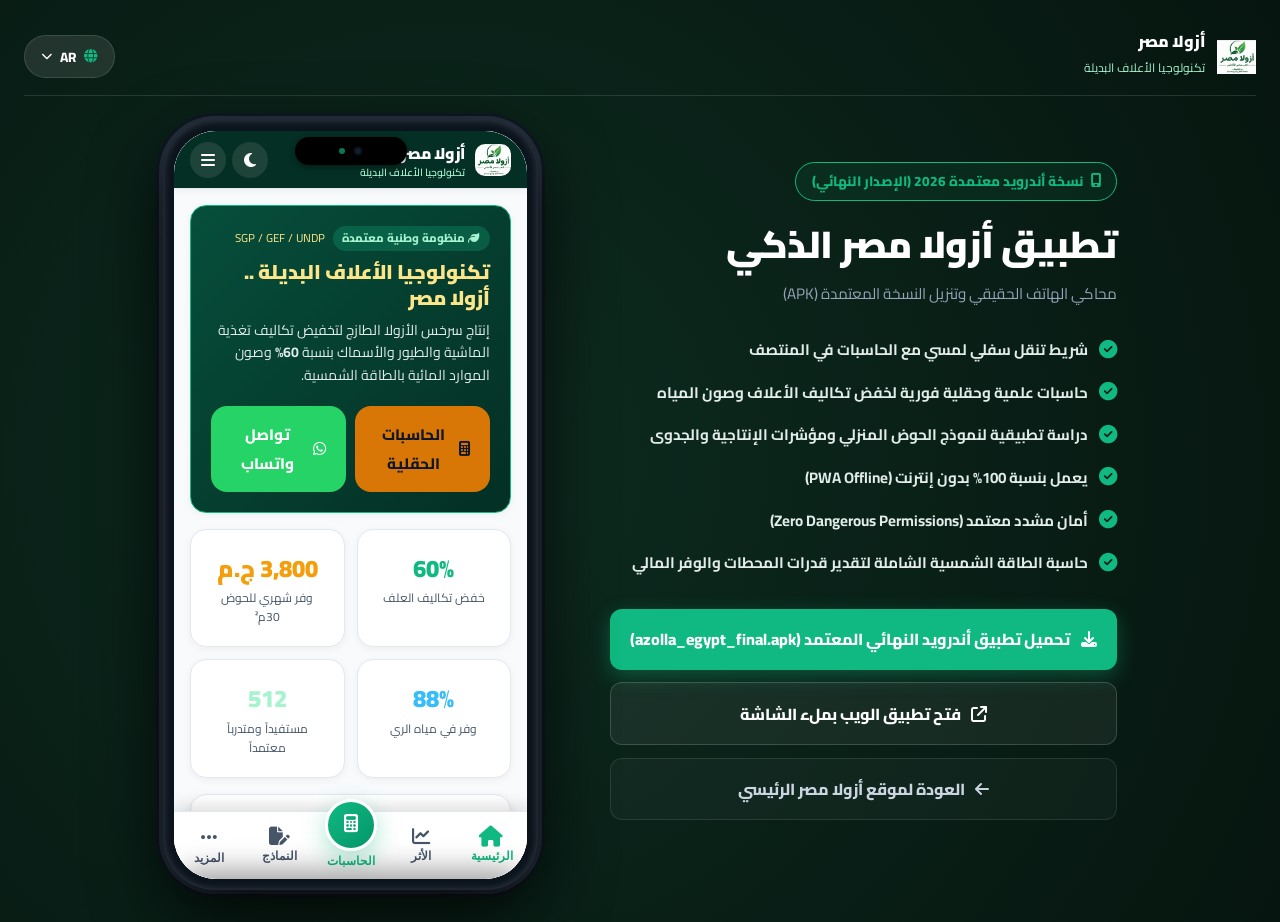
<file: simulator.html>
<!DOCTYPE html>
<html lang="ar" dir="rtl">
<head>
  <meta charset="UTF-8">
  <meta name="viewport" content="width=device-width, initial-scale=1.0">
  <title>تطبيق أزولا مصر الذكي | محاكي الهاتف المعتمد</title>

  <!-- Favicon Standard -->
  <link rel="icon" type="image/x-icon" href="./favicon.ico">
  <link rel="icon" type="image/png" sizes="32x32" href="./assets/images/favicon.png">
  <link rel="apple-touch-icon" href="./assets/images/favicon.png">

  <!-- Google Fonts: Cairo & FontAwesome -->
  <link rel="preconnect" href="https://fonts.googleapis.com">
  <link rel="preconnect" href="https://fonts.gstatic.com" crossorigin>
  <link href="https://fonts.googleapis.com/css2?family=Cairo:wght@400;600;700;800;900&display=swap" rel="stylesheet">
  <link rel="stylesheet" href="https://cdnjs.cloudflare.com/ajax/libs/font-awesome/6.5.1/css/all.min.css">

  <style>
    :root {
      --sim-bg: #06150F;
      --sim-emerald: #10B981;
      --sim-emerald-dark: #064E3B;
      --sim-gold: #F59E0B;
      --sim-text: #FFFFFF;
      --sim-text-muted: #94A3B8;
      --sim-border: rgba(255, 255, 255, 0.12);
      --sim-btn-green: #10B981;
      --sim-btn-green-hover: #059669;
    }

    * {
      box-sizing: border-box;
      margin: 0;
      padding: 0;
    }

    body {
      font-family: 'Cairo', system-ui, -apple-system, BlinkMacSystemFont, 'Segoe UI', Roboto, sans-serif;
      background-color: var(--sim-bg);
      background-image: radial-gradient(circle at 35% 50%, #0D2C20 0%, #06150F 100%);
      color: var(--sim-text);
      min-height: 100vh;
      display: flex;
      flex-direction: column;
      align-items: center;
      justify-content: center;
      direction: rtl;
      text-align: right;
      overflow-x: hidden;
      padding: 2rem 1.5rem;
    }

    /* Outer Wrapper matching Image 3 */
    .sim-container {
      flex-direction: row-reverse;
      width: 100%;
      max-width: 1240px;
      display: flex;
      align-items: center;
      justify-content: center;
      gap: 4.5rem;
      margin: auto 0;
    }

    /* LEFT SIDE: Smartphone Frame */
    .sim-phone-wrapper {
      position: relative;
      flex-shrink: 0;
    }

    .smartphone-bezel {
      width: 375px;
      height: 770px;
      background: #0B131D;
      border-radius: 52px;
      padding: 11px;
      box-shadow: 
        0 25px 70px rgba(0, 0, 0, 0.85),
        0 0 0 4px #263342,
        0 0 0 7px #111923,
        inset 0 0 8px rgba(255, 255, 255, 0.2);
      position: relative;
      overflow: hidden;
    }

    /* iPhone Hardware Buttons */
    .phone-btn-volume-up, .phone-btn-volume-down, .phone-btn-power {
      position: absolute;
      background: #2D3A4B;
      border-radius: 3px;
    }

    .phone-btn-volume-up {
      left: -9px;
      top: 140px;
      width: 4px;
      height: 48px;
    }

    .phone-btn-volume-down {
      left: -9px;
      top: 200px;
      width: 4px;
      height: 48px;
    }

    .phone-btn-power {
      right: -9px;
      top: 170px;
      width: 4px;
      height: 64px;
    }

    /* Dynamic Island */
    .device-notch {
      position: absolute;
      top: 17px;
      left: 50%;
      transform: translateX(-50%);
      width: 112px;
      height: 28px;
      background: #000000;
      border-radius: 20px;
      z-index: 60;
      display: flex;
      align-items: center;
      justify-content: center;
      gap: 8px;
      pointer-events: none;
      box-shadow: 0 2px 6px rgba(0, 0, 0, 0.4);
    }

    .device-notch .camera-dot {
      width: 10px;
      height: 10px;
      border-radius: 50%;
      background: #111E2E;
      border: 2px solid #070B11;
    }

    .device-notch .sensor-dot {
      width: 6px;
      height: 6px;
      border-radius: 50%;
      background: #10B981;
      opacity: 0.65;
    }

    /* Screen Display Frame (Iframe) */
    .device-screen {
      width: 100%;
      height: 100%;
      border-radius: 42px;
      overflow: hidden;
      background: #FFFFFF;
      position: relative;
    }

    .device-iframe {
      width: 100%;
      height: 100%;
      border: none;
      display: block;
      background: #FFFFFF;
    }

    /* RIGHT SIDE: Information & Action Panel (Image 3 Spec) */
    .sim-info-panel {
      max-width: 520px;
      display: flex;
      flex-direction: column;
      align-items: flex-start;
    }

    /* 1. Badge Pill */
    .badge-pill {
      display: inline-flex;
      align-items: center;
      gap: 0.5rem;
      border: 1px solid var(--sim-emerald);
      color: var(--sim-emerald);
      background: rgba(16, 185, 129, 0.08);
      border-radius: 9999px;
      padding: 0.35rem 0.95rem;
      font-size: 0.85rem;
      font-weight: 800;
      margin-bottom: 1.25rem;
    }

    /* 2. Main Title */
    .sim-main-title {
      font-size: 2.35rem;
      font-weight: 900;
      color: #FFFFFF;
      line-height: 1.25;
      margin-bottom: 0.85rem;
      letter-spacing: -0.5px;
    }

    .highlight-brand {
      color: var(--sim-emerald);
    }

    /* 3. Description */
    .sim-main-desc {
      font-size: 0.95rem;
      color: var(--sim-text-muted);
      line-height: 1.7;
      margin-bottom: 1.75rem;
    }

    /* 4. Checklist with Green Checkmarks */
    .sim-checklist {
      list-style: none;
      display: flex;
      flex-direction: column;
      gap: 0.85rem;
      margin-bottom: 2rem;
      width: 100%;
    }

    .sim-checklist li {
      display: flex;
      align-items: center;
      gap: 0.65rem;
      font-size: 0.95rem;
      font-weight: 700;
      color: #E2ECE9;
    }

    .sim-checklist li i {
      color: var(--sim-emerald);
      font-size: 1.15rem;
      flex-shrink: 0;
    }

    /* 5. Three Full-Width Action Buttons */
    .sim-actions-stack {
      display: flex;
      flex-direction: column;
      gap: 0.8rem;
      width: 100%;
      margin-bottom: 1.75rem;
    }

    .sim-btn-action {
      width: 100%;
      display: flex;
      align-items: center;
      justify-content: center;
      gap: 0.65rem;
      padding: 0.95rem 1.25rem;
      border-radius: 12px;
      font-size: 1rem;
      font-weight: 800;
      font-family: inherit;
      text-decoration: none;
      cursor: pointer;
      border: none;
      transition: all 0.2s cubic-bezier(0.16, 1, 0.3, 1);
    }

    .sim-btn-action:active {
      transform: scale(0.98);
    }

    /* Button 1: Primary Emerald */
    .sim-btn-primary-green {
      background: var(--sim-btn-green);
      color: #FFFFFF;
      box-shadow: 0 6px 20px rgba(16, 185, 129, 0.35);
    }

    .sim-btn-primary-green:hover {
      background: var(--sim-btn-green-hover);
      box-shadow: 0 8px 24px rgba(16, 185, 129, 0.45);
    }

    /* Button 2: Dark Glass / Outline */
    .sim-btn-outline-glass {
      background: rgba(255, 255, 255, 0.06);
      border: 1px solid rgba(255, 255, 255, 0.16);
      color: #FFFFFF;
    }

    .sim-btn-outline-glass:hover {
      background: rgba(255, 255, 255, 0.12);
      border-color: rgba(255, 255, 255, 0.3);
    }

    /* Button 3: Return to Main Site */
    .sim-btn-return {
      background: rgba(255, 255, 255, 0.03);
      border: 1px solid rgba(255, 255, 255, 0.1);
      color: #CBD5E1;
    }

    .sim-btn-return:hover {
      background: rgba(255, 255, 255, 0.08);
      color: #FFFFFF;
    }

    /* 6. Real Camera Scannable QR Code Section */
    .sim-qr-box {
      width: 100%;
      background: rgba(255, 255, 255, 0.04);
      border: 1px solid rgba(255, 255, 255, 0.1);
      border-radius: 14px;
      padding: 0.9rem 1.25rem;
      display: flex;
      align-items: center;
      gap: 1.15rem;
    }

    .sim-qr-img-wrap {
      background: #FFFFFF;
      padding: 6px;
      border-radius: 8px;
      flex-shrink: 0;
      box-shadow: 0 4px 12px rgba(0, 0, 0, 0.25);
    }

    .sim-qr-img {
      width: 68px;
      height: 68px;
      display: block;
      border-radius: 4px;
    }

    .sim-qr-text {
      flex: 1;
    }

    .sim-qr-title {
      font-size: 0.92rem;
      font-weight: 800;
      color: #FFFFFF;
      margin-bottom: 0.2rem;
      display: flex;
      align-items: center;
      gap: 0.4rem;
    }

    .sim-qr-title i {
      color: var(--sim-emerald);
    }

    .sim-qr-desc {
      font-size: 0.78rem;
      color: var(--sim-text-muted);
      line-height: 1.5;
    }

    /* RESPONSIVE MEDIA QUERIES */
    @media (max-width: 991px) {
      body {
        padding: 1.5rem 1rem;
      }

      .sim-container {
      flex-direction: row-reverse;
        flex-direction: column-reverse;
        gap: 2.5rem;
        margin: 0;
      }

      .sim-info-panel {
        max-width: 100%;
        width: 100%;
        text-align: center;
        align-items: center;
      }

      .sim-main-title {
        font-size: 1.95rem;
      }

      .sim-checklist {
        align-items: flex-start;
        max-width: 480px;
      }

      .smartphone-bezel {
        width: 330px;
        height: 690px;
        border-radius: 44px;
      }
    }

    @media (max-width: 420px) {
      .smartphone-bezel {
        width: 295px;
        height: 620px;
        border-radius: 38px;
        padding: 9px;
      }

      .sim-main-title {
        font-size: 1.7rem;
      }

      .sim-checklist li {
        font-size: 0.88rem;
      }

      .sim-qr-box {
        flex-direction: column;
        text-align: center;
      }
    }
  
    /* Simulator Top Header & Language Dropdown */
    .sim-top-nav {
      width: 100%;
      max-width: 1240px;
      display: flex;
      justify-content: space-between;
      align-items: center;
      margin-bottom: 1.5rem;
      padding-bottom: 0.85rem;
      border-bottom: 1px solid var(--sim-border);
    }
    .sim-brand-back {
      display: flex;
      align-items: center;
      gap: 0.75rem;
      text-decoration: none;
      color: #FFFFFF;
    }
    .sim-lang-dropdown {
      position: relative;
    }
    .sim-lang-btn {
      display: inline-flex;
      align-items: center;
      gap: 0.5rem;
      background: rgba(255, 255, 255, 0.1);
      border: 1px solid var(--sim-border);
      color: #FFFFFF;
      padding: 0.45rem 1rem;
      border-radius: 9999px;
      font-family: inherit;
      font-size: 0.85rem;
      font-weight: 800;
      cursor: pointer;
      transition: all 0.2s ease;
    }
    .sim-lang-btn:hover {
      background: rgba(255, 255, 255, 0.2);
      border-color: var(--sim-emerald);
    }
    .sim-lang-menu {
      display: none;
      position: absolute;
      top: calc(100% + 8px);
      right: 0;
      background: #0B1E16;
      border: 1px solid var(--sim-border);
      border-radius: 12px;
      padding: 0.4rem;
      min-width: 150px;
      box-shadow: 0 10px 25px rgba(0,0,0,0.5);
      z-index: 1000;
    }
    html[dir="ltr"] .sim-lang-menu {
      right: auto;
      left: 0;
    }
    .sim-lang-menu.open {
      display: block;
    }
    .sim-lang-item {
      display: flex;
      align-items: center;
      gap: 0.6rem;
      width: 100%;
      background: none;
      border: none;
      color: #E2E8F0;
      padding: 0.5rem 0.75rem;
      border-radius: 8px;
      font-family: inherit;
      font-size: 0.85rem;
      font-weight: 700;
      cursor: pointer;
      text-align: right;
      transition: background 0.15s ease;
    }
    html[dir="ltr"] .sim-lang-item {
      text-align: left;
    }
    .sim-lang-item:hover, .sim-lang-item.active {
      background: rgba(16, 185, 129, 0.25);
      color: #A7F3D0;
    }

  </style>
</head>
<body>

  <!-- Top Navigation Header with Language Dropdown -->
  <header class="sim-top-nav">
    <a href="index.html" class="sim-brand-back">
      <img src="./assets/images/logo_azolla.png" alt="أزولا مصر" style="height: 34px;">
      <div>
        <span style="font-weight: 900; color: #FFFFFF; font-size: 1rem; display: block; line-height: 1.2;" data-i18n="brandTitle">أزولا مصر</span>
        <span style="font-size: 0.75rem; color: #A7F3D0;" data-i18n="brandSubtitle">تكنولوجيا الأعلاف البديلة</span>
      </div>
    </a>

    <div class="sim-lang-dropdown" id="sim-lang-dropdown">
      <button type="button" class="sim-lang-btn" id="sim-lang-btn" onclick="toggleSimLangMenu(event)">
        <i class="fa-solid fa-globe" style="color: #10B981;"></i>
        <span id="sim-current-lang-code">AR</span>
        <i class="fa-solid fa-chevron-down" style="font-size: 0.7rem;"></i>
      </button>
      <div class="sim-lang-menu" id="sim-lang-menu" role="menu">
        <button type="button" class="sim-lang-item" onclick="setSimLanguage('ar')" data-lang="ar">
          <span>🇪🇬</span> <span>العربية</span>
        </button>
        <button type="button" class="sim-lang-item" onclick="setSimLanguage('en')" data-lang="en">
          <span>🇬🇧</span> <span>English</span>
        </button>
        <button type="button" class="sim-lang-item" onclick="setSimLanguage('fr')" data-lang="fr">
          <span>🇫🇷</span> <span>Français</span>
        </button>
        <button type="button" class="sim-lang-item" onclick="setSimLanguage('de')" data-lang="de">
          <span>🇩🇪</span> <span>Deutsch</span>
        </button>
      </div>
    </div>
  </header>

  <main class="sim-container">

    <!-- LEFT COLUMN: Realistic Smartphone Mockup -->
    <div class="sim-phone-wrapper">
      <div class="smartphone-bezel">
        <!-- Hardware buttons -->
        <div class="phone-btn-volume-up"></div>
        <div class="phone-btn-volume-down"></div>
        <div class="phone-btn-power"></div>

        <!-- Dynamic Island Pill Cutout -->
        <div class="device-notch">
          <div class="camera-dot"></div>
          <div class="sensor-dot"></div>
        </div>

        <!-- Live Touch Screen with Light-Theme Mobile App -->
        <div class="device-screen">
          <iframe 
            src="./mobile_app/www/index.html" 
            class="device-iframe" 
            id="sim-iframe" 
            title="تطبيق أزولا مصر الذكي"
            loading="eager">
          </iframe>
        </div>
      </div>
    </div>

    <!-- RIGHT COLUMN: Information, Checklist, and 3 Actions (Image 3) -->
    <section class="sim-info-panel">

      <!-- Badge -->
      <div class="badge-pill">
        <i class="fa-solid fa-mobile-screen"></i>
        <span data-i18n="simBadge">الإصدار الأصلي 2026</span>
      </div>

      <!-- Main Title -->
      <h1 class="sim-main-title">
        <span data-i18n="simHeaderTitle">تطبيق <span class="highlight-brand">أزولا مصر</span> الذكي</span>
      </h1>

      <!-- Subtitle Description -->
      <p class="sim-main-desc" data-i18n="simHeaderSubtitle">
        تطبيق الهاتف المتكامل لتكنولوجيا الأعلاف البديلة والحاسبات الحقلية لمشروع أزولا مصر. يقدم كافة أدوات التحول الأخضر، حاسبة وفر الأعلاف، صون المياه، وخفض الانبعاثات، مع إمكانية التثبيت المباشر بصيغة APK.
      </p>

      <!-- 5 Checklist Items (Green Checkmarks) -->
      <ul class="sim-checklist">
        <li>
          <i class="fa-solid fa-circle-check"></i>
          <span data-i18n="simChecklist1">شريط تنقل سفلي لمسي مع الحاسبات في المنتصف</span>
        </li>
        <li>
          <i class="fa-solid fa-circle-check"></i>
          <span data-i18n="simChecklist2">حاسبات علمية وحقلية فورية لخفض تكاليف الأعلاف وصون المياه</span>
        </li>
        <li>
          <i class="fa-solid fa-circle-check"></i>
          <span data-i18n="simChecklist3">دراسة تطبيقية لنموذج الحوض المنزلي ومؤشرات الإنتاجية والجدوى</span>
        </li>
        <li>
          <i class="fa-solid fa-circle-check"></i>
          <span data-i18n="simChecklist4">يعمل بنسبة 100% بدون إنترنت (PWA Offline)</span>
        </li>
        <li>
          <i class="fa-solid fa-circle-check"></i>
          <span data-i18n="simChecklist5">أمان مشدد معتمد (Zero Dangerous Permissions)</span>
        </li>
        <li>
          <i class="fa-solid fa-circle-check"></i>
          <span data-i18n="simChecklist6">حاسبة الطاقة الشمسية الشاملة لتقدير قدرات المحطات والوفر المالي</span>
        </li>
      </ul>

      <!-- 3 Full-Width Action Buttons Stacked (Image 3) -->
      <div class="sim-actions-stack">
        <!-- 1. Official Release APK Button -->
        <a href="azolla_egypt_final.apk" class="sim-btn-action sim-btn-primary-green" download="azolla_egypt_final.apk">
          <i class="fa-solid fa-download"></i>
          <span data-i18n="simActionDownload">تحميل تطبيق أندرويد النهائي المعتمد (azolla_egypt_final.apk)</span>
        </a>

        <!-- 2. Fullscreen Web App -->
        <a href="./mobile_app/www/index.html" target="_blank" rel="noopener" class="sim-btn-action sim-btn-outline-glass">
          <i class="fa-solid fa-arrow-up-right-from-square"></i>
          <span data-i18n="simActionFullscreen">فتح تطبيق الويب بملء الشاشة</span>
        </a>

        <!-- 3. Return to Main Site -->
        <a href="index.html" class="sim-btn-action sim-btn-return">
          <i class="fa-solid fa-arrow-left"></i>
          <span data-i18n="simActionReturn">العودة لموقع أزولا مصر الرئيسي</span>
        </a>
      </div>



    </section>

  </main>


  <!-- Translations Engine -->
  <script src="./assets/js/translations.js"></script>
  <script>
    function initSimLanguage() {
      const savedLang = localStorage.getItem('AZOLLA_LANG') || 'ar';
      setSimLanguage(savedLang, false);

      document.addEventListener('click', (e) => {
        const dropdown = document.getElementById('sim-lang-dropdown');
        if (dropdown && !dropdown.contains(e.target)) {
          document.getElementById('sim-lang-menu')?.classList.remove('open');
        }
      });
    }

    function toggleSimLangMenu(event) {
      if (event) event.stopPropagation();
      const menu = document.getElementById('sim-lang-menu');
      if (menu) menu.classList.toggle('open');
    }

    function setSimLanguage(langCode, syncIframe = true) {
      const supported = ['ar', 'en', 'fr', 'de'];
      if (!supported.includes(langCode)) langCode = 'ar';

      window.AZOLLA_CURRENT_LANG = langCode;
      localStorage.setItem('AZOLLA_LANG', langCode);

      document.documentElement.setAttribute('lang', langCode);
      document.documentElement.setAttribute('dir', langCode === 'ar' ? 'rtl' : 'ltr');
      document.body.style.direction = langCode === 'ar' ? 'rtl' : 'ltr';
      document.body.style.textAlign = langCode === 'ar' ? 'right' : 'left';

      const codeBadge = document.getElementById('sim-current-lang-code');
      if (codeBadge) codeBadge.textContent = langCode.toUpperCase();

      document.querySelectorAll('.sim-lang-item').forEach(item => {
        if (item.getAttribute('data-lang') === langCode) {
          item.classList.add('active');
        } else {
          item.classList.remove('active');
        }
      });

      document.getElementById('sim-lang-menu')?.classList.remove('open');

      // Translate all data-i18n elements
      document.querySelectorAll('[data-i18n]').forEach(el => {
        const key = el.getAttribute('data-i18n');
        if (key && window.t) {
          const trans = window.t(key);
          if (trans) el.innerHTML = trans;
        }
      });

      // Update page title
      if (window.t) {
        document.title = window.t('simPageTitle', 'تطبيق أزولا مصر الذكي | محاكي الهاتف المعتمد');
      }

      // Sync with inner iframe if loaded
      if (syncIframe) {
        try {
          const iframe = document.getElementById('sim-iframe');
          if (iframe && iframe.contentWindow && typeof iframe.contentWindow.setMobileLanguage === 'function') {
            iframe.contentWindow.setMobileLanguage(langCode);
          }
        } catch (e) {
          // Cross-origin if any
        }
      }
    }

    document.addEventListener('DOMContentLoaded', initSimLanguage);
  </script>
</body>
</html>
</file>
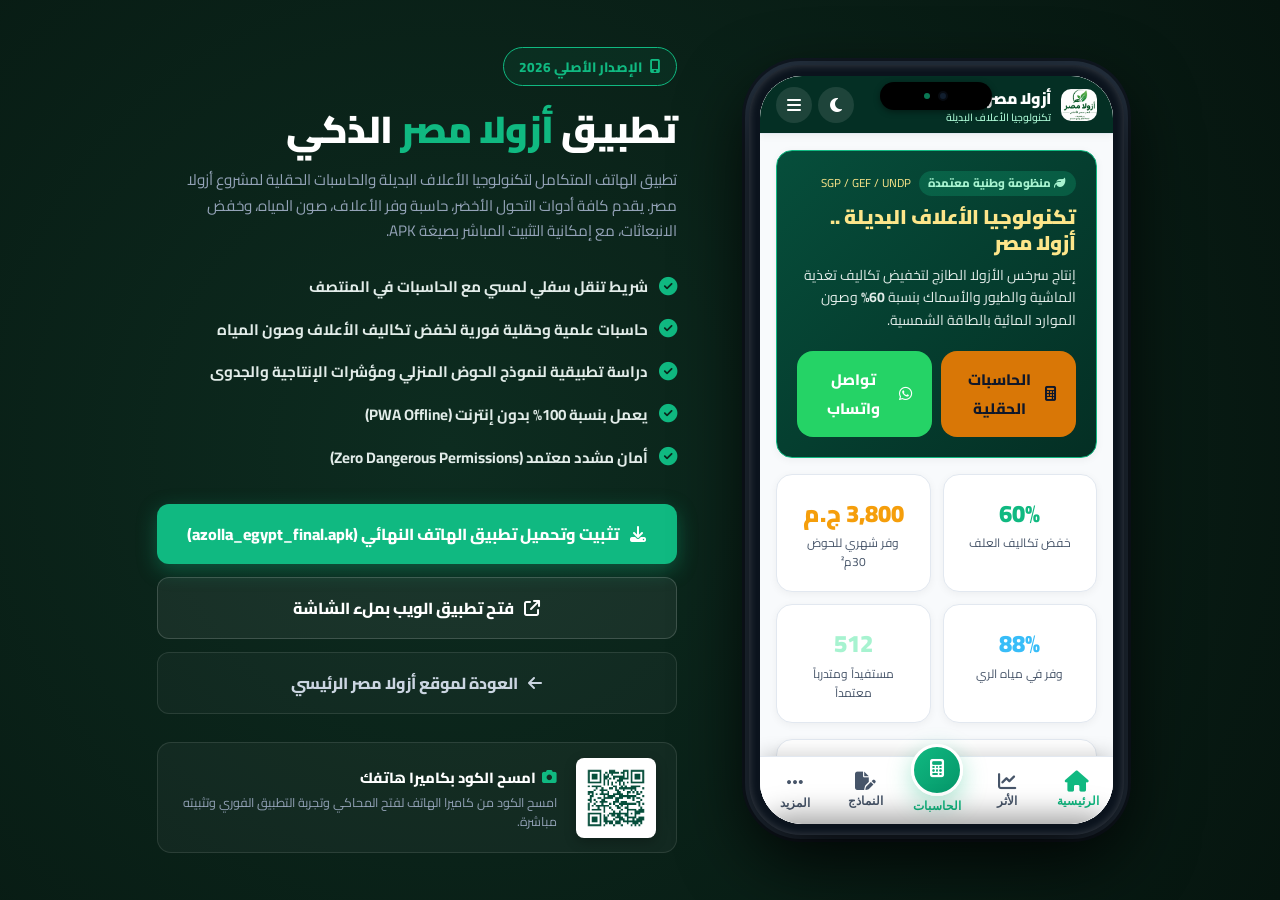
<file: mobile_app/simulator.html>
<!DOCTYPE html>
<html lang="ar" dir="rtl">
<head>
  <meta charset="UTF-8">
  <meta name="viewport" content="width=device-width, initial-scale=1.0">
  <title>تطبيق أزولا مصر الذكي | محاكي الهاتف المعتمد</title>

  <!-- Favicon Standard -->
  <link rel="icon" type="image/x-icon" href="../favicon.ico">
  <link rel="icon" type="image/png" sizes="32x32" href="../assets/images/favicon.png">
  <link rel="apple-touch-icon" href="../assets/images/favicon.png">

  <!-- Google Fonts: Cairo & FontAwesome -->
  <link rel="preconnect" href="https://fonts.googleapis.com">
  <link rel="preconnect" href="https://fonts.gstatic.com" crossorigin>
  <link href="https://fonts.googleapis.com/css2?family=Cairo:wght@400;600;700;800;900&display=swap" rel="stylesheet">
  <link rel="stylesheet" href="https://cdnjs.cloudflare.com/ajax/libs/font-awesome/6.5.1/css/all.min.css">

  <style>
    :root {
      --sim-bg: #06150F;
      --sim-emerald: #10B981;
      --sim-emerald-dark: #064E3B;
      --sim-gold: #F59E0B;
      --sim-text: #FFFFFF;
      --sim-text-muted: #94A3B8;
      --sim-border: rgba(255, 255, 255, 0.12);
      --sim-btn-green: #10B981;
      --sim-btn-green-hover: #059669;
    }

    * {
      box-sizing: border-box;
      margin: 0;
      padding: 0;
    }

    body {
      font-family: 'Cairo', system-ui, -apple-system, BlinkMacSystemFont, 'Segoe UI', Roboto, sans-serif;
      background-color: var(--sim-bg);
      background-image: radial-gradient(circle at 35% 50%, #0D2C20 0%, #06150F 100%);
      color: var(--sim-text);
      min-height: 100vh;
      display: flex;
      flex-direction: column;
      align-items: center;
      justify-content: center;
      direction: rtl;
      text-align: right;
      overflow-x: hidden;
      padding: 2rem 1.5rem;
    }

    /* Outer Wrapper matching Image 3 */
    .sim-container {
      width: 100%;
      max-width: 1240px;
      display: flex;
      align-items: center;
      justify-content: center;
      gap: 4.5rem;
      margin: auto 0;
    }

    /* LEFT SIDE: Smartphone Frame */
    .sim-phone-wrapper {
      position: relative;
      flex-shrink: 0;
    }

    .smartphone-bezel {
      width: 375px;
      height: 770px;
      background: #0B131D;
      border-radius: 52px;
      padding: 11px;
      box-shadow: 
        0 25px 70px rgba(0, 0, 0, 0.85),
        0 0 0 4px #263342,
        0 0 0 7px #111923,
        inset 0 0 8px rgba(255, 255, 255, 0.2);
      position: relative;
      overflow: hidden;
    }

    /* iPhone Hardware Buttons */
    .phone-btn-volume-up, .phone-btn-volume-down, .phone-btn-power {
      position: absolute;
      background: #2D3A4B;
      border-radius: 3px;
    }

    .phone-btn-volume-up {
      left: -9px;
      top: 140px;
      width: 4px;
      height: 48px;
    }

    .phone-btn-volume-down {
      left: -9px;
      top: 200px;
      width: 4px;
      height: 48px;
    }

    .phone-btn-power {
      right: -9px;
      top: 170px;
      width: 4px;
      height: 64px;
    }

    /* Dynamic Island */
    .device-notch {
      position: absolute;
      top: 17px;
      left: 50%;
      transform: translateX(-50%);
      width: 112px;
      height: 28px;
      background: #000000;
      border-radius: 20px;
      z-index: 60;
      display: flex;
      align-items: center;
      justify-content: center;
      gap: 8px;
      pointer-events: none;
      box-shadow: 0 2px 6px rgba(0, 0, 0, 0.4);
    }

    .device-notch .camera-dot {
      width: 10px;
      height: 10px;
      border-radius: 50%;
      background: #111E2E;
      border: 2px solid #070B11;
    }

    .device-notch .sensor-dot {
      width: 6px;
      height: 6px;
      border-radius: 50%;
      background: #10B981;
      opacity: 0.65;
    }

    /* Screen Display Frame (Iframe) */
    .device-screen {
      width: 100%;
      height: 100%;
      border-radius: 42px;
      overflow: hidden;
      background: #FFFFFF;
      position: relative;
    }

    .device-iframe {
      width: 100%;
      height: 100%;
      border: none;
      display: block;
      background: #FFFFFF;
    }

    /* RIGHT SIDE: Information & Action Panel (Image 3 Spec) */
    .sim-info-panel {
      max-width: 520px;
      display: flex;
      flex-direction: column;
      align-items: flex-start;
    }

    /* 1. Badge Pill */
    .badge-pill {
      display: inline-flex;
      align-items: center;
      gap: 0.5rem;
      border: 1px solid var(--sim-emerald);
      color: var(--sim-emerald);
      background: rgba(16, 185, 129, 0.08);
      border-radius: 9999px;
      padding: 0.35rem 0.95rem;
      font-size: 0.85rem;
      font-weight: 800;
      margin-bottom: 1.25rem;
    }

    /* 2. Main Title */
    .sim-main-title {
      font-size: 2.35rem;
      font-weight: 900;
      color: #FFFFFF;
      line-height: 1.25;
      margin-bottom: 0.85rem;
      letter-spacing: -0.5px;
    }

    .highlight-brand {
      color: var(--sim-emerald);
    }

    /* 3. Description */
    .sim-main-desc {
      font-size: 0.95rem;
      color: var(--sim-text-muted);
      line-height: 1.7;
      margin-bottom: 1.75rem;
    }

    /* 4. Checklist with Green Checkmarks */
    .sim-checklist {
      list-style: none;
      display: flex;
      flex-direction: column;
      gap: 0.85rem;
      margin-bottom: 2rem;
      width: 100%;
    }

    .sim-checklist li {
      display: flex;
      align-items: center;
      gap: 0.65rem;
      font-size: 0.95rem;
      font-weight: 700;
      color: #E2ECE9;
    }

    .sim-checklist li i {
      color: var(--sim-emerald);
      font-size: 1.15rem;
      flex-shrink: 0;
    }

    /* 5. Three Full-Width Action Buttons */
    .sim-actions-stack {
      display: flex;
      flex-direction: column;
      gap: 0.8rem;
      width: 100%;
      margin-bottom: 1.75rem;
    }

    .sim-btn-action {
      width: 100%;
      display: flex;
      align-items: center;
      justify-content: center;
      gap: 0.65rem;
      padding: 0.95rem 1.25rem;
      border-radius: 12px;
      font-size: 1rem;
      font-weight: 800;
      font-family: inherit;
      text-decoration: none;
      cursor: pointer;
      border: none;
      transition: all 0.2s cubic-bezier(0.16, 1, 0.3, 1);
    }

    .sim-btn-action:active {
      transform: scale(0.98);
    }

    /* Button 1: Primary Emerald */
    .sim-btn-primary-green {
      background: var(--sim-btn-green);
      color: #FFFFFF;
      box-shadow: 0 6px 20px rgba(16, 185, 129, 0.35);
    }

    .sim-btn-primary-green:hover {
      background: var(--sim-btn-green-hover);
      box-shadow: 0 8px 24px rgba(16, 185, 129, 0.45);
    }

    /* Button 2: Dark Glass / Outline */
    .sim-btn-outline-glass {
      background: rgba(255, 255, 255, 0.06);
      border: 1px solid rgba(255, 255, 255, 0.16);
      color: #FFFFFF;
    }

    .sim-btn-outline-glass:hover {
      background: rgba(255, 255, 255, 0.12);
      border-color: rgba(255, 255, 255, 0.3);
    }

    /* Button 3: Return to Main Site */
    .sim-btn-return {
      background: rgba(255, 255, 255, 0.03);
      border: 1px solid rgba(255, 255, 255, 0.1);
      color: #CBD5E1;
    }

    .sim-btn-return:hover {
      background: rgba(255, 255, 255, 0.08);
      color: #FFFFFF;
    }

    /* 6. Real Camera Scannable QR Code Section */
    .sim-qr-box {
      width: 100%;
      background: rgba(255, 255, 255, 0.04);
      border: 1px solid rgba(255, 255, 255, 0.1);
      border-radius: 14px;
      padding: 0.9rem 1.25rem;
      display: flex;
      align-items: center;
      gap: 1.15rem;
    }

    .sim-qr-img-wrap {
      background: #FFFFFF;
      padding: 6px;
      border-radius: 8px;
      flex-shrink: 0;
      box-shadow: 0 4px 12px rgba(0, 0, 0, 0.25);
    }

    .sim-qr-img {
      width: 68px;
      height: 68px;
      display: block;
      border-radius: 4px;
    }

    .sim-qr-text {
      flex: 1;
    }

    .sim-qr-title {
      font-size: 0.92rem;
      font-weight: 800;
      color: #FFFFFF;
      margin-bottom: 0.2rem;
      display: flex;
      align-items: center;
      gap: 0.4rem;
    }

    .sim-qr-title i {
      color: var(--sim-emerald);
    }

    .sim-qr-desc {
      font-size: 0.78rem;
      color: var(--sim-text-muted);
      line-height: 1.5;
    }

    /* RESPONSIVE MEDIA QUERIES */
    @media (max-width: 991px) {
      body {
        padding: 1.5rem 1rem;
      }

      .sim-container {
        flex-direction: column-reverse;
        gap: 2.5rem;
        margin: 0;
      }

      .sim-info-panel {
        max-width: 100%;
        width: 100%;
        text-align: center;
        align-items: center;
      }

      .sim-main-title {
        font-size: 1.95rem;
      }

      .sim-checklist {
        align-items: flex-start;
        max-width: 480px;
      }

      .smartphone-bezel {
        width: 330px;
        height: 690px;
        border-radius: 44px;
      }
    }

    @media (max-width: 420px) {
      .smartphone-bezel {
        width: 295px;
        height: 620px;
        border-radius: 38px;
        padding: 9px;
      }

      .sim-main-title {
        font-size: 1.7rem;
      }

      .sim-checklist li {
        font-size: 0.88rem;
      }

      .sim-qr-box {
        flex-direction: column;
        text-align: center;
      }
    }
  </style>
</head>
<body>

  <main class="sim-container">

    <!-- LEFT COLUMN: Realistic Smartphone Mockup -->
    <div class="sim-phone-wrapper">
      <div class="smartphone-bezel">
        <!-- Hardware buttons -->
        <div class="phone-btn-volume-up"></div>
        <div class="phone-btn-volume-down"></div>
        <div class="phone-btn-power"></div>

        <!-- Dynamic Island Pill Cutout -->
        <div class="device-notch">
          <div class="camera-dot"></div>
          <div class="sensor-dot"></div>
        </div>

        <!-- Live Touch Screen with Light-Theme Mobile App -->
        <div class="device-screen">
          <iframe 
            src="./www/index.html" 
            class="device-iframe" 
            id="sim-iframe" 
            title="تطبيق أزولا مصر الذكي"
            loading="eager">
          </iframe>
        </div>
      </div>
    </div>

    <!-- RIGHT COLUMN: Information, Checklist, and 3 Actions (Image 3) -->
    <section class="sim-info-panel">

      <!-- Badge -->
      <div class="badge-pill">
        <i class="fa-solid fa-mobile-screen"></i>
        <span>الإصدار الأصلي 2026</span>
      </div>

      <!-- Main Title -->
      <h1 class="sim-main-title">
        تطبيق <span class="highlight-brand">أزولا مصر</span> الذكي
      </h1>

      <!-- Subtitle Description -->
      <p class="sim-main-desc">
        تطبيق الهاتف المتكامل لتكنولوجيا الأعلاف البديلة والحاسبات الحقلية لمشروع أزولا مصر. يقدم كافة أدوات التحول الأخضر، حاسبة وفر الأعلاف، صون المياه، وخفض الانبعاثات، مع إمكانية التثبيت المباشر بصيغة APK.
      </p>

      <!-- 5 Checklist Items (Green Checkmarks) -->
      <ul class="sim-checklist">
        <li>
          <i class="fa-solid fa-circle-check"></i>
          <span>شريط تنقل سفلي لمسي مع الحاسبات في المنتصف</span>
        </li>
        <li>
          <i class="fa-solid fa-circle-check"></i>
          <span>حاسبات علمية وحقلية فورية لخفض تكاليف الأعلاف وصون المياه</span>
        </li>
        <li>
          <i class="fa-solid fa-circle-check"></i>
          <span>دراسة تطبيقية لنموذج الحوض المنزلي ومؤشرات الإنتاجية والجدوى</span>
        </li>
        <li>
          <i class="fa-solid fa-circle-check"></i>
          <span>يعمل بنسبة 100% بدون إنترنت (PWA Offline)</span>
        </li>
        <li>
          <i class="fa-solid fa-circle-check"></i>
          <span>أمان مشدد معتمد (Zero Dangerous Permissions)</span>
        </li>
      </ul>

      <!-- 3 Full-Width Action Buttons Stacked (Image 3) -->
      <div class="sim-actions-stack">
        <!-- 1. Primary Download Button -->
        <a href="../azolla_egypt_final.apk" class="sim-btn-action sim-btn-primary-green" download="azolla_egypt_final.apk">
          <i class="fa-solid fa-download"></i>
          <span>تثبيت وتحميل تطبيق الهاتف النهائي (azolla_egypt_final.apk)</span>
        </a>

        <!-- 2. Fullscreen Web App -->
        <a href="./www/index.html" target="_blank" rel="noopener" class="sim-btn-action sim-btn-outline-glass">
          <i class="fa-solid fa-arrow-up-right-from-square"></i>
          <span>فتح تطبيق الويب بملء الشاشة</span>
        </a>

        <!-- 3. Return to Main Site -->
        <a href="../index.html" class="sim-btn-action sim-btn-return">
          <i class="fa-solid fa-arrow-left"></i>
          <span>العودة لموقع أزولا مصر الرئيسي</span>
        </a>
      </div>

      <!-- Real Scannable QR Code Box -->
      <div class="sim-qr-box">
        <div class="sim-qr-img-wrap">
          <img src="../assets/images/qr_simulator.png" alt="كود QR محاكي وتطبيق أزولا مصر" class="sim-qr-img">
        </div>
        <div class="sim-qr-text">
          <div class="sim-qr-title">
            <i class="fa-solid fa-camera"></i>
            <span>امسح الكود بكاميرا هاتفك</span>
          </div>
          <div class="sim-qr-desc">
            امسح الكود من كاميرا الهاتف لفتح المحاكي وتجربة التطبيق الفوري وتثبيته مباشرة.
          </div>
        </div>
      </div>

    </section>

  </main>

</body>
</html>
</file>
<file: mobile_app/www/css/mobile.css>
/* ==========================================================================
   AZOLLA EGYPT - Mobile App Dedicated Touch Stylesheet (mobile.css)
   Compliant with mobile-app-apk-engineer & Zero-False-Positive Architecture
   ========================================================================== */

:root {
  --app-primary: #064E3B;
  --app-primary-dark: #042F24;
  --app-primary-light: #10B981;
  --app-accent-gold: #D97706;
  --app-accent-light: #FEF3C7;
  --app-bg: #F8FAFC;
  --app-surface: #FFFFFF;
  --app-card: #FFFFFF;
  --app-text: #0F172A;
  --app-text-muted: #475569;
  --app-border: #E2E8F0;
  --bottom-bar-height: 68px;
  --top-header-height: 58px;
  --radius-sm: 10px;
  --radius-md: 16px;
  --radius-lg: 24px;
  --radius-full: 9999px;
  --shadow-sm: 0 2px 8px rgba(0, 0, 0, 0.05);
  --shadow-md: 0 6px 20px rgba(0, 0, 0, 0.08);
  --shadow-float: 0 8px 24px rgba(16, 185, 129, 0.35);
}

[data-theme="dark"] {
  --app-bg: #0F172A;
  --app-surface: #1E293B;
  --app-card: #1E293B;
  --app-text: #F8FAFC;
  --app-text-muted: #94A3B8;
  --app-border: rgba(255, 255, 255, 0.12);
  --shadow-sm: 0 2px 8px rgba(0, 0, 0, 0.25);
  --shadow-md: 0 6px 20px rgba(0, 0, 0, 0.35);
}

* {
  box-sizing: border-box;
  margin: 0;
  padding: 0;
  -webkit-tap-highlight-color: transparent;
  user-select: none;
  -webkit-user-select: none;
}

input, textarea, select {
  user-select: auto;
  -webkit-user-select: auto;
}

body {
  font-family: 'Cairo', system-ui, -apple-system, BlinkMacSystemFont, 'Segoe UI', Roboto, sans-serif;
  background-color: var(--app-bg);
  color: var(--app-text);
  direction: rtl;
  text-align: right;
  line-height: 1.6;
  overflow-x: hidden;
  padding-top: var(--top-header-height);
  padding-bottom: calc(var(--bottom-bar-height) + env(safe-area-inset-bottom, 16px) + 36px);
  min-height: 100vh;
}

/* App Header */
.app-header {
  position: fixed;
  top: 0;
  left: 0;
  right: 0;
  height: var(--top-header-height);
  background: var(--app-primary-dark);
  border-bottom: 1px solid var(--app-border);
  display: flex;
  justify-content: space-between;
  align-items: center;
  padding: 0 1rem;
  z-index: 1000;
  box-shadow: var(--shadow-sm);
}

.app-brand {
  display: flex;
  align-items: center;
  gap: 0.6rem;
  text-decoration: none;
  color: #FFFFFF;
}

.app-brand img {
  height: 32px;
  width: auto;
  border-radius: var(--radius-sm);
}

.app-brand-name {
  font-weight: 900;
  font-size: 0.98rem;
  letter-spacing: -0.3px;
  color: #FFFFFF;
}

.app-brand-sub {
  display: block;
  font-size: 0.65rem;
  color: #A7F3D0;
  font-weight: 600;
  line-height: 1.1;
}

.app-header-actions {
  display: flex;
  align-items: center;
  gap: 0.4rem;
}

.header-icon-btn {
  background: rgba(255, 255, 255, 0.1);
  border: none;
  color: #FFFFFF;
  width: 36px;
  height: 36px;
  border-radius: var(--radius-full);
  display: flex;
  align-items: center;
  justify-content: center;
  font-size: 1rem;
  cursor: pointer;
  transition: transform 0.15s ease, background 0.15s ease;
}

.header-icon-btn:active {
  transform: scale(0.92);
  background: rgba(255, 255, 255, 0.2);
}

/* App Views Container */
.app-view-container {
  padding: 1rem 1rem 2.5rem 1rem;
  max-width: 600px;
  margin: 0 auto;
}

.app-view {
  display: none;
  animation: viewFadeIn 0.25s cubic-bezier(0.16, 1, 0.3, 1);
}

.app-view.active {
  display: block;
}

@keyframes viewFadeIn {
  from {
    opacity: 0;
    transform: translateY(6px);
  }
  to {
    opacity: 1;
    transform: translateY(0);
  }
}

/* Bottom Navigation Bar */
.bottom-nav {
  position: fixed;
  bottom: 0;
  left: 0;
  right: 0;
  height: calc(var(--bottom-bar-height) + env(safe-area-inset-bottom, 12px));
  padding-bottom: env(safe-area-inset-bottom, 12px);
  background: var(--app-surface);
  border-top: 1px solid var(--app-border);
  display: flex;
  justify-content: space-around;
  align-items: center;
  z-index: 1000;
  box-shadow: 0 -4px 16px rgba(0, 0, 0, 0.15);
}

.nav-item {
  flex: 1;
  display: flex;
  flex-direction: column;
  align-items: center;
  justify-content: center;
  text-decoration: none;
  color: var(--app-text-muted);
  font-size: 0.72rem;
  font-weight: 700;
  padding: 0.35rem 0;
  border: none;
  background: transparent;
  cursor: pointer;
  transition: color 0.2s ease, transform 0.15s ease;
  position: relative;
}

.nav-item i {
  font-size: 1.15rem;
  margin-bottom: 0.2rem;
  transition: transform 0.2s ease;
}

.nav-item:active {
  transform: scale(0.92);
}

.nav-item.active {
  color: var(--app-primary-light);
}

.nav-item.active i {
  transform: scale(1.15);
}

/* Center Calculators Elevated Button */
.nav-item-calc {
  position: relative;
  top: -12px;
}

.calc-float-circle {
  width: 52px;
  height: 52px;
  border-radius: var(--radius-full);
  background: linear-gradient(135deg, #10B981 0%, #059669 100%);
  color: #FFFFFF;
  display: flex;
  align-items: center;
  justify-content: center;
  font-size: 1.4rem;
  box-shadow: var(--shadow-float);
  border: 3px solid var(--app-surface);
  transition: transform 0.2s cubic-bezier(0.34, 1.56, 0.64, 1), box-shadow 0.2s ease;
}

.nav-item-calc:active .calc-float-circle {
  transform: scale(0.9);
}

.nav-item-calc.active .calc-float-circle {
  background: linear-gradient(135deg, #F59E0B 0%, #D97706 100%);
  box-shadow: 0 8px 24px rgba(245, 158, 11, 0.4);
}

.calc-float-label {
  font-size: 0.72rem;
  font-weight: 900;
  color: var(--app-primary-light);
  margin-top: 0.15rem;
}

.nav-item-calc.active .calc-float-label {
  color: var(--app-accent-gold);
}

/* Cards & UI Elements */
.mobile-card {
  background: var(--app-card);
  border: 1px solid var(--app-border);
  border-radius: var(--radius-md);
  padding: 1.25rem;
  margin-bottom: 1rem;
  box-shadow: var(--shadow-sm);
}

.mobile-card-gradient {
  background: linear-gradient(135deg, #064E3B 0%, #042F24 100%);
  color: #FFFFFF;
  border: 1px solid #10B981;
}

.mobile-title {
  font-size: 1.25rem;
  font-weight: 900;
  margin-bottom: 0.5rem;
  line-height: 1.3;
}

.mobile-subtitle {
  font-size: 0.85rem;
  color: var(--app-text-muted);
  margin-bottom: 1rem;
  line-height: 1.5;
}

/* Action Sheet Modal (Sliding from bottom) */
.action-sheet-overlay {
  position: fixed;
  top: 0;
  left: 0;
  right: 0;
  bottom: 0;
  background: rgba(0, 0, 0, 0.7);
  backdrop-filter: blur(4px);
  -webkit-backdrop-filter: blur(4px);
  z-index: 2000;
  opacity: 0;
  visibility: hidden;
  transition: opacity 0.25s ease, visibility 0.25s ease;
}

.action-sheet-overlay.open {
  opacity: 1;
  visibility: visible;
}

.action-sheet {
  position: fixed;
  left: 0;
  right: 0;
  bottom: 0;
  max-height: 86vh;
  background: var(--app-surface);
  border-top-left-radius: var(--radius-lg);
  border-top-right-radius: var(--radius-lg);
  padding: 1.5rem 1.25rem calc(1.5rem + env(safe-area-inset-bottom, 12px));
  z-index: 2001;
  transform: translateY(100%);
  transition: transform 0.3s cubic-bezier(0.16, 1, 0.3, 1);
  overflow-y: auto;
  border-top: 2px solid var(--app-primary-light);
  box-shadow: 0 -8px 30px rgba(0, 0, 0, 0.4);
}

.action-sheet.open {
  transform: translateY(0);
}

.action-sheet-pill {
  width: 44px;
  height: 5px;
  border-radius: var(--radius-full);
  background: var(--app-border);
  margin: 0 auto 1.25rem auto;
}

.action-sheet-header {
  display: flex;
  justify-content: space-between;
  align-items: center;
  margin-bottom: 1.25rem;
  border-bottom: 1px solid var(--app-border);
  padding-bottom: 0.75rem;
}

.action-sheet-title {
  font-size: 1.15rem;
  font-weight: 900;
  display: flex;
  align-items: center;
  gap: 0.5rem;
}

.action-sheet-close {
  background: rgba(255, 255, 255, 0.08);
  border: none;
  color: var(--app-text);
  width: 32px;
  height: 32px;
  border-radius: var(--radius-full);
  font-size: 1rem;
  cursor: pointer;
  display: flex;
  align-items: center;
  justify-content: center;
}

.action-sheet-grid {
  display: grid;
  grid-template-columns: 1fr 1fr;
  gap: 0.75rem;
  margin-bottom: 1.25rem;
}

.action-sheet-item {
  background: var(--app-card);
  border: 1px solid var(--app-border);
  border-radius: var(--radius-md);
  padding: 0.9rem;
  display: flex;
  flex-direction: column;
  align-items: center;
  text-align: center;
  gap: 0.5rem;
  color: var(--app-text);
  text-decoration: none;
  cursor: pointer;
  transition: transform 0.15s ease, border-color 0.15s ease;
}

.action-sheet-item:active {
  transform: scale(0.95);
  border-color: var(--app-primary-light);
}

.action-sheet-item i {
  font-size: 1.4rem;
  color: var(--app-primary-light);
}

.action-sheet-item span {
  font-size: 0.8rem;
  font-weight: 800;
}

/* Calculator Tabs in Mobile (2x2 Balanced Grid - Zero Clipping) */
.calc-pill-tabs {
  display: grid;
  grid-template-columns: repeat(2, 1fr);
  gap: 0.5rem;
  margin-bottom: 1.25rem;
}

.calc-pill-btn {
  display: flex;
  align-items: center;
  justify-content: center;
  gap: 0.4rem;
  padding: 0.65rem 0.5rem;
  border-radius: var(--radius-sm);
  background: var(--app-bg);
  border: 1.5px solid var(--app-border);
  color: var(--app-text);
  font-size: 0.82rem;
  font-weight: 800;
  cursor: pointer;
  white-space: nowrap;
  transition: all 0.2s ease;
}

.calc-pill-btn:active {
  transform: scale(0.97);
}

.calc-pill-btn.active {
  background: #064E3B;
  border-color: #10B981;
  color: #FFFFFF;
  box-shadow: 0 3px 10px rgba(6, 78, 59, 0.25);
}

.calc-pill-btn.active i {
  color: #FDE68A;
}

/* Touch Input Controls */
.mobile-input-group {
  margin-bottom: 1.1rem;
}

.mobile-input-label {
  display: flex;
  justify-content: space-between;
  align-items: center;
  font-size: 0.84rem;
  font-weight: 800;
  margin-bottom: 0.4rem;
}

.mobile-input-control {
  width: 100%;
  padding: 0.75rem 1rem;
  border-radius: var(--radius-sm);
  background: var(--app-bg);
  border: 1.5px solid var(--app-border);
  color: var(--app-text);
  font-family: inherit;
  font-size: 0.95rem;
}

.mobile-input-control:focus {
  outline: none;
  border-color: var(--app-primary-light);
}

.range-slider-wrapper {
  margin-top: 0.3rem;
}

input[type="range"] {
  width: 100%;
  accent-color: var(--app-primary-light);
  height: 6px;
  border-radius: 4px;
}

/* Result Card - High Contrast Crisp Green & Amber */
.calc-result-box {
  background: #ECFDF5;
  border: 2px solid #10B981;
  border-radius: var(--radius-md);
  padding: 1.25rem 1rem;
  text-align: center;
  margin-top: 1.25rem;
  box-shadow: 0 4px 14px rgba(16, 185, 129, 0.12);
}

[data-theme="dark"] .calc-result-box {
  background: #0B291D;
  border-color: #10B981;
}

.result-kpi-label {
  font-size: 0.88rem;
  font-weight: 800;
  color: #064E3B;
  line-height: 1.4;
}

[data-theme="dark"] .result-kpi-label {
  color: #E2ECE9;
}

.result-kpi-val {
  font-size: 2.1rem;
  font-weight: 900;
  color: #D97706;
  line-height: 1.2;
  margin: 0.4rem 0;
}

[data-theme="dark"] .result-kpi-val {
  color: #F59E0B;
}

.calc-result-box strong {
  color: #047857;
  font-weight: 900;
}

[data-theme="dark"] .calc-result-box strong {
  color: #34D399;
}

/* Mobile Buttons */
.btn-mobile {
  display: inline-flex;
  align-items: center;
  justify-content: center;
  gap: 0.5rem;
  width: 100%;
  padding: 0.85rem 1.25rem;
  border-radius: var(--radius-md);
  font-size: 0.95rem;
  font-weight: 800;
  font-family: inherit;
  border: none;
  cursor: pointer;
  text-decoration: none;
  transition: transform 0.15s ease, opacity 0.15s ease;
}

.btn-mobile:active {
  transform: scale(0.97);
}

.btn-mobile-primary {
  background: var(--app-primary-light);
  color: #FFFFFF;
}

.btn-mobile-whatsapp {
  background: #25D366;
  color: #FFFFFF;
}

.btn-mobile-gold {
  background: var(--app-accent-gold);
  color: #0F172A;
}

/* Offline Banner */
.offline-status-banner {
  background: #F59E0B;
  color: #0F172A;
  padding: 0.35rem 0.75rem;
  font-size: 0.75rem;
  font-weight: 800;
  text-align: center;
  display: none;
}

.offline-status-banner.show {
  display: block;
}
</file>
<file: mobile_app/www/css/solar-calculator.css>
/* ==========================================================================
   AZOLLA EGYPT — COMPREHENSIVE SOLAR ENERGY CALCULATOR 2026
   Styles for Home, Farm, and Industrial Solar Sizing & Savings Calculator
   ========================================================================== */

.solar-calc-section {
  padding: 5rem 0;
  background: linear-gradient(180deg, #F8FAFC 0%, #ECFDF5 50%, #F0FDF4 100%);
  position: relative;
  overflow: hidden;
  direction: rtl;
}

[data-theme="dark"] .solar-calc-section {
  background: linear-gradient(180deg, #06150F 0%, #0A2218 50%, #06150F 100%);
}

/* Header Suite Card */
.solar-hub-header {
  background: linear-gradient(135deg, #064E3B 0%, #047857 70%, #059669 100%);
  color: #FFFFFF;
  border-radius: 20px;
  padding: 2.25rem 2rem;
  margin-bottom: 2rem;
  position: relative;
  box-shadow: 0 15px 35px rgba(6, 78, 59, 0.2);
  border: 1px solid rgba(255, 255, 255, 0.15);
  display: flex;
  justify-content: space-between;
  align-items: center;
  flex-wrap: wrap;
  gap: 1.5rem;
}

.solar-badge {
  display: inline-flex;
  align-items: center;
  gap: 0.5rem;
  background: rgba(245, 158, 11, 0.2);
  color: #FDE68A;
  border: 1px solid rgba(245, 158, 11, 0.4);
  padding: 0.4rem 0.95rem;
  border-radius: 9999px;
  font-size: 0.85rem;
  font-weight: 800;
  margin-bottom: 0.85rem;
}

.solar-main-title {
  font-size: 2.1rem;
  font-weight: 900;
  color: #FFFFFF;
  line-height: 1.3;
  margin-bottom: 0.5rem;
}

.solar-main-desc {
  font-size: 0.95rem;
  color: #E2ECE9;
  max-width: 680px;
  line-height: 1.7;
}

/* Market Price Ticker / Tweak Bar */
.solar-market-bar {
  background: #FFFFFF;
  border: 1.5px solid #E2E8F0;
  border-radius: 16px;
  padding: 1.25rem 1.5rem;
  margin-bottom: 2rem;
  box-shadow: 0 6px 18px rgba(0, 0, 0, 0.04);
}

[data-theme="dark"] .solar-market-bar {
  background: #0B1E16;
  border-color: rgba(255, 255, 255, 0.1);
}

.solar-market-header {
  display: flex;
  align-items: center;
  justify-content: space-between;
  flex-wrap: wrap;
  gap: 0.75rem;
  margin-bottom: 1rem;
  padding-bottom: 0.75rem;
  border-bottom: 1px dashed #CBD5E1;
}

[data-theme="dark"] .solar-market-header {
  border-bottom-color: rgba(255, 255, 255, 0.15);
}

.solar-market-notice {
  font-size: 0.84rem;
  color: #D97706;
  font-weight: 800;
  display: flex;
  align-items: center;
  gap: 0.5rem;
}

[data-theme="dark"] .solar-market-notice {
  color: #FBBF24;
}

.solar-market-inputs-grid {
  display: grid;
  grid-template-columns: repeat(auto-fit, minmax(240px, 1fr));
  gap: 1rem;
}

.solar-market-field {
  display: flex;
  flex-direction: column;
  gap: 0.4rem;
}

.solar-market-field label {
  font-size: 0.82rem;
  font-weight: 800;
  color: #334155;
  display: flex;
  justify-content: space-between;
}

[data-theme="dark"] .solar-market-field label {
  color: #CBD5E1;
}

.solar-market-field .input-wrap {
  display: flex;
  align-items: center;
  background: #F8FAFC;
  border: 1.5px solid #CBD5E1;
  border-radius: 10px;
  padding: 0.5rem 0.85rem;
  transition: all 0.2s ease;
}

[data-theme="dark"] .solar-market-field .input-wrap {
  background: #071510;
  border-color: #1E3A2E;
}

.solar-market-field .input-wrap:focus-within {
  border-color: #10B981;
  box-shadow: 0 0 0 3px rgba(16, 185, 129, 0.15);
}

.solar-market-field input {
  border: none;
  background: transparent;
  width: 100%;
  font-size: 0.95rem;
  font-weight: 800;
  color: #064E3B;
  outline: none;
  direction: ltr;
  text-align: right;
  font-family: inherit;
}

[data-theme="dark"] .solar-market-field input {
  color: #34D399;
}

.solar-market-field .input-unit {
  font-size: 0.78rem;
  font-weight: 700;
  color: #64748B;
  white-space: nowrap;
  margin-right: 0.5rem;
}

/* Mode of Operation Switcher (Day Only vs Day+Night) */
.solar-mode-container {
  background: #FFFFFF;
  border: 1.5px solid #E2E8F0;
  border-radius: 16px;
  padding: 1.25rem 1.5rem;
  margin-bottom: 2rem;
  box-shadow: 0 6px 18px rgba(0, 0, 0, 0.04);
}

[data-theme="dark"] .solar-mode-container {
  background: #0B1E16;
  border-color: rgba(255, 255, 255, 0.1);
}

.solar-mode-title {
  font-size: 0.95rem;
  font-weight: 900;
  color: #0F172A;
  margin-bottom: 0.85rem;
  display: flex;
  align-items: center;
  gap: 0.5rem;
}

[data-theme="dark"] .solar-mode-title {
  color: #FFFFFF;
}

.solar-mode-toggle-grid {
  display: grid;
  grid-template-columns: 1fr 1fr;
  gap: 1rem;
}

.solar-mode-card {
  border: 2px solid #CBD5E1;
  border-radius: 14px;
  padding: 1.1rem;
  cursor: pointer;
  transition: all 0.25s cubic-bezier(0.4, 0, 0.2, 1);
  background: #F8FAFC;
  display: flex;
  align-items: flex-start;
  gap: 1rem;
}

[data-theme="dark"] .solar-mode-card {
  background: #071510;
  border-color: #1E3A2E;
}

.solar-mode-card.active {
  border-color: #10B981;
  background: #ECFDF5;
  box-shadow: 0 8px 20px rgba(16, 185, 129, 0.12);
}

[data-theme="dark"] .solar-mode-card.active {
  background: #092C20;
  border-color: #10B981;
}

.solar-mode-icon {
  width: 44px;
  height: 44px;
  border-radius: 12px;
  background: #E2E8F0;
  color: #064E3B;
  display: flex;
  align-items: center;
  justify-content: center;
  font-size: 1.35rem;
  flex-shrink: 0;
  transition: all 0.2s;
}

.solar-mode-card.active .solar-mode-icon {
  background: #10B981;
  color: #FFFFFF;
}

.solar-mode-card h4 {
  font-size: 1rem;
  font-weight: 800;
  color: #1E293B;
  margin-bottom: 0.25rem;
}

[data-theme="dark"] .solar-mode-card h4 {
  color: #F1F5F9;
}

.solar-mode-card p {
  font-size: 0.8rem;
  color: #64748B;
  line-height: 1.5;
  margin: 0;
}

[data-theme="dark"] .solar-mode-card p {
  color: #94A3B8;
}

/* Main Category Tabs (Homes, Farms, Factories) */
.solar-nav-tabs {
  display: grid;
  grid-template-columns: repeat(3, 1fr);
  gap: 1rem;
  margin-bottom: 2rem;
}

.solar-tab-btn {
  background: #FFFFFF;
  border: 2px solid #E2E8F0;
  border-radius: 14px;
  padding: 1.15rem 1rem;
  font-size: 1.05rem;
  font-weight: 800;
  color: #475569;
  cursor: pointer;
  transition: all 0.25s ease;
  display: flex;
  align-items: center;
  justify-content: center;
  gap: 0.75rem;
  box-shadow: 0 4px 12px rgba(0, 0, 0, 0.03);
}

[data-theme="dark"] .solar-tab-btn {
  background: #0B1E16;
  border-color: rgba(255, 255, 255, 0.1);
  color: #94A3B8;
}

.solar-tab-btn i {
  font-size: 1.25rem;
  color: #059669;
  transition: transform 0.2s ease;
}

.solar-tab-btn:hover {
  border-color: #10B981;
  color: #064E3B;
  transform: translateY(-2px);
}

.solar-tab-btn.active {
  background: linear-gradient(135deg, #064E3B 0%, #065F46 100%);
  border-color: #059669;
  color: #FFFFFF;
  box-shadow: 0 10px 25px rgba(6, 78, 59, 0.25);
}

.solar-tab-btn.active i {
  color: #F59E0B;
}

/* Calculator Tab Panels */
.solar-tab-panel {
  display: none;
  animation: fadeIn 0.35s ease;
}

.solar-tab-panel.active {
  display: block;
}

@keyframes fadeIn {
  from { opacity: 0; transform: translateY(8px); }
  to { opacity: 1; transform: translateY(0); }
}

/* Calculator Grid (2 Columns: Inputs on Right, Outputs on Left) */
.solar-calc-grid {
  display: grid;
  grid-template-columns: 1.25fr 1fr;
  gap: 2rem;
  align-items: start;
}

/* Left Card: Input Panel */
.solar-inputs-card {
  background: #FFFFFF;
  border: 1.5px solid #E2E8F0;
  border-radius: 18px;
  padding: 1.75rem;
  box-shadow: 0 10px 30px rgba(0, 0, 0, 0.04);
}

[data-theme="dark"] .solar-inputs-card {
  background: #0B1E16;
  border-color: rgba(255, 255, 255, 0.1);
}

.solar-card-title {
  font-size: 1.2rem;
  font-weight: 900;
  color: #064E3B;
  margin-bottom: 0.35rem;
  display: flex;
  align-items: center;
  gap: 0.6rem;
}

[data-theme="dark"] .solar-card-title {
  color: #34D399;
}

.solar-card-desc {
  font-size: 0.85rem;
  color: #64748B;
  margin-bottom: 1.5rem;
}

[data-theme="dark"] .solar-card-desc {
  color: #94A3B8;
}

/* Appliances Interactive Grid for Homes */
.appliances-grid {
  display: grid;
  grid-template-columns: repeat(auto-fill, minmax(260px, 1fr));
  gap: 0.85rem;
  max-height: 480px;
  overflow-y: auto;
  padding-right: 0.25rem;
  margin-bottom: 1.5rem;
}

.appliances-grid::-webkit-scrollbar {
  width: 6px;
}
.appliances-grid::-webkit-scrollbar-thumb {
  background: #CBD5E1;
  border-radius: 4px;
}

.appliance-item-card {
  background: #F8FAFC;
  border: 1.5px solid #E2E8F0;
  border-radius: 12px;
  padding: 0.85rem 1rem;
  display: flex;
  flex-direction: column;
  gap: 0.6rem;
  transition: all 0.2s ease;
}

[data-theme="dark"] .appliance-item-card {
  background: #071510;
  border-color: #1E3A2E;
}

.appliance-item-card.has-items {
  border-color: #10B981;
  background: #F0FDF4;
}

[data-theme="dark"] .appliance-item-card.has-items {
  background: #092C20;
  border-color: #059669;
}

.appliance-top {
  display: flex;
  align-items: center;
  justify-content: space-between;
}

.appliance-info {
  display: flex;
  align-items: center;
  gap: 0.6rem;
}

.appliance-emoji {
  font-size: 1.4rem;
}

.appliance-title {
  font-size: 0.88rem;
  font-weight: 800;
  color: #1E293B;
}

[data-theme="dark"] .appliance-title {
  color: #F1F5F9;
}

.appliance-watt {
  font-size: 0.74rem;
  color: #64748B;
  font-weight: 600;
}

/* Stepper (+ / -) */
.stepper-control {
  display: flex;
  align-items: center;
  gap: 0.4rem;
  background: #FFFFFF;
  border: 1px solid #CBD5E1;
  border-radius: 8px;
  padding: 2px 4px;
}

[data-theme="dark"] .stepper-control {
  background: #0B1E16;
  border-color: #1E3A2E;
}

.stepper-btn {
  width: 24px;
  height: 24px;
  border-radius: 6px;
  background: #F1F5F9;
  border: none;
  color: #0F172A;
  font-weight: 800;
  display: flex;
  align-items: center;
  justify-content: center;
  cursor: pointer;
  transition: all 0.15s;
}

[data-theme="dark"] .stepper-btn {
  background: #1E3A2E;
  color: #FFFFFF;
}

.stepper-btn:hover {
  background: #10B981;
  color: #FFFFFF;
}

.stepper-val {
  min-width: 20px;
  text-align: center;
  font-size: 0.85rem;
  font-weight: 800;
  color: #064E3B;
}

[data-theme="dark"] .stepper-val {
  color: #34D399;
}

.appliance-hours-row {
  display: flex;
  align-items: center;
  justify-content: space-between;
  gap: 0.5rem;
  font-size: 0.75rem;
  color: #64748B;
  padding-top: 0.35rem;
  border-top: 1px dashed #E2E8F0;
}

[data-theme="dark"] .appliance-hours-row {
  border-top-color: #1E3A2E;
  color: #94A3B8;
}

.appliance-hours-row input[type="range"] {
  flex: 1;
  height: 4px;
  accent-color: #10B981;
  cursor: pointer;
}

/* Farm & Factory Input Controls */
.solar-input-group {
  margin-bottom: 1.25rem;
}

.solar-label {
  display: block;
  font-size: 0.88rem;
  font-weight: 800;
  color: #1E293B;
  margin-bottom: 0.45rem;
}

[data-theme="dark"] .solar-label {
  color: #E2E8F0;
}

.solar-select, .solar-input {
  width: 100%;
  padding: 0.75rem 1rem;
  background: #F8FAFC;
  border: 1.5px solid #CBD5E1;
  border-radius: 10px;
  font-size: 0.95rem;
  font-weight: 700;
  color: #0F172A;
  outline: none;
  transition: all 0.2s ease;
  font-family: inherit;
}

[data-theme="dark"] .solar-select, [data-theme="dark"] .solar-input {
  background: #071510;
  border-color: #1E3A2E;
  color: #FFFFFF;
}

.solar-select:focus, .solar-input:focus {
  border-color: #10B981;
  box-shadow: 0 0 0 3px rgba(16, 185, 129, 0.15);
}

.solar-pills-row {
  display: flex;
  flex-wrap: wrap;
  gap: 0.5rem;
}

.solar-pill-choice {
  padding: 0.5rem 0.9rem;
  border-radius: 8px;
  background: #F1F5F9;
  border: 1px solid #CBD5E1;
  font-size: 0.82rem;
  font-weight: 700;
  color: #334155;
  cursor: pointer;
  transition: all 0.2s ease;
}

[data-theme="dark"] .solar-pill-choice {
  background: #071510;
  border-color: #1E3A2E;
  color: #CBD5E1;
}

.solar-pill-choice:hover {
  border-color: #10B981;
}

.solar-pill-choice.active {
  background: #10B981;
  color: #FFFFFF;
  border-color: #10B981;
}

/* Right Card: Output Results Panel */
.solar-results-card {
  background: #FFFFFF;
  border: 2px solid #10B981;
  border-radius: 18px;
  padding: 1.75rem;
  box-shadow: 0 15px 35px rgba(16, 185, 129, 0.08);
  position: sticky;
  top: 90px;
}

[data-theme="dark"] .solar-results-card {
  background: #0B1E16;
  border-color: #059669;
}

.solar-res-header {
  border-bottom: 2px solid #E2E8F0;
  padding-bottom: 1rem;
  margin-bottom: 1.25rem;
  display: flex;
  justify-content: space-between;
  align-items: center;
}

[data-theme="dark"] .solar-res-header {
  border-bottom-color: rgba(255, 255, 255, 0.1);
}

.solar-res-badge {
  background: #ECFDF5;
  color: #065F46;
  border: 1px solid #A7F3D0;
  padding: 0.3rem 0.75rem;
  border-radius: 9999px;
  font-size: 0.78rem;
  font-weight: 800;
}

[data-theme="dark"] .solar-res-badge {
  background: #092C20;
  color: #34D399;
  border-color: #059669;
}

/* Highlight Output Cards */
.solar-kpi-main {
  background: linear-gradient(135deg, #064E3B 0%, #047857 100%);
  color: #FFFFFF;
  border-radius: 14px;
  padding: 1.25rem;
  text-align: center;
  margin-bottom: 1.25rem;
  box-shadow: 0 8px 20px rgba(6, 78, 59, 0.2);
}

.solar-kpi-label {
  font-size: 0.85rem;
  color: #A7F3D0;
  font-weight: 700;
  margin-bottom: 0.35rem;
}

.solar-kpi-value {
  font-size: 2.1rem;
  font-weight: 900;
  color: #FDE68A;
  line-height: 1.1;
  font-family: inherit;
  direction: ltr;
}

.solar-kpi-sub {
  font-size: 0.78rem;
  color: #E2ECE9;
  margin-top: 0.35rem;
}

/* Savings Timeline (1 Yr, 5 Yrs, 10 Yrs) */
.solar-timeline-title {
  font-size: 0.88rem;
  font-weight: 800;
  color: #1E293B;
  margin-bottom: 0.65rem;
  display: flex;
  align-items: center;
  gap: 0.5rem;
}

[data-theme="dark"] .solar-timeline-title {
  color: #E2E8F0;
}

.solar-timeline-grid {
  display: grid;
  grid-template-columns: repeat(3, 1fr);
  gap: 0.65rem;
  margin-bottom: 1.25rem;
}

.solar-time-card {
  background: #F8FAFC;
  border: 1.5px solid #E2E8F0;
  border-radius: 12px;
  padding: 0.75rem 0.5rem;
  text-align: center;
  border-bottom: 3.5px solid #059669;
}

[data-theme="dark"] .solar-time-card {
  background: #071510;
  border-color: #1E3A2E;
}

.solar-time-card:nth-child(2) {
  border-bottom-color: #0284C7;
}

.solar-time-card:nth-child(3) {
  border-bottom-color: #D97706;
}

.solar-time-period {
  font-size: 0.74rem;
  font-weight: 800;
  color: #64748B;
  margin-bottom: 0.2rem;
}

[data-theme="dark"] .solar-time-period {
  color: #94A3B8;
}

.solar-time-amount {
  font-size: 1.05rem;
  font-weight: 900;
  color: #064E3B;
  direction: ltr;
}

[data-theme="dark"] .solar-time-amount {
  color: #34D399;
}

/* Secondary KPIs Grid */
.solar-sub-kpis {
  display: grid;
  grid-template-columns: 1fr 1fr;
  gap: 0.75rem;
  margin-bottom: 1.5rem;
}

.solar-mini-kpi {
  background: #F8FAFC;
  border: 1px solid #E2E8F0;
  border-radius: 10px;
  padding: 0.65rem 0.85rem;
}

[data-theme="dark"] .solar-mini-kpi {
  background: #071510;
  border-color: #1E3A2E;
}

.solar-mini-label {
  font-size: 0.74rem;
  color: #64748B;
  margin-bottom: 0.2rem;
}

.solar-mini-val {
  font-size: 0.95rem;
  font-weight: 800;
  color: #0F172A;
  direction: ltr;
  text-align: right;
}

[data-theme="dark"] .solar-mini-val {
  color: #F1F5F9;
}

/* Action Button */
.solar-btn-whatsapp {
  width: 100%;
  background: #10B981;
  color: #FFFFFF;
  border: none;
  border-radius: 12px;
  padding: 0.95rem 1.25rem;
  font-size: 0.95rem;
  font-weight: 800;
  cursor: pointer;
  display: flex;
  align-items: center;
  justify-content: center;
  gap: 0.65rem;
  transition: all 0.25s ease;
  box-shadow: 0 4px 15px rgba(16, 185, 129, 0.3);
  text-decoration: none;
}

.solar-btn-whatsapp:hover {
  background: #059669;
  transform: translateY(-2px);
  box-shadow: 0 8px 25px rgba(16, 185, 129, 0.4);
  color: #FFFFFF;
}

/* Prominent Disclaimer Notice Box */
.solar-disclaimer-box {
  margin-top: 3rem;
  background: #FFFBEB;
  border: 2px solid #F59E0B;
  border-radius: 16px;
  padding: 1.5rem 1.75rem;
  display: flex;
  gap: 1rem;
  align-items: flex-start;
  box-shadow: 0 6px 20px rgba(245, 158, 11, 0.08);
}

[data-theme="dark"] .solar-disclaimer-box {
  background: #1C190D;
  border-color: #D97706;
}

.solar-disclaimer-icon {
  font-size: 1.85rem;
  color: #D97706;
  flex-shrink: 0;
  line-height: 1;
}

.solar-disclaimer-content h4 {
  font-size: 1.05rem;
  font-weight: 900;
  color: #92400E;
  margin-bottom: 0.4rem;
}

[data-theme="dark"] .solar-disclaimer-content h4 {
  color: #FCD34D;
}

.solar-disclaimer-content p {
  font-size: 0.88rem;
  color: #78350F;
  line-height: 1.7;
  margin: 0;
  font-weight: 600;
}

[data-theme="dark"] .solar-disclaimer-content p {
  color: #FDE68A;
}

/* Responsive Breakpoints */
@media (max-width: 992px) {
  .solar-calc-grid {
    grid-template-columns: 1fr;
  }
  .solar-results-card {
    position: static;
  }
}

@media (max-width: 640px) {
  .solar-main-title {
    font-size: 1.6rem;
  }
  .solar-nav-tabs {
    grid-template-columns: 1fr;
  }
  .solar-mode-toggle-grid {
    grid-template-columns: 1fr;
  }
  .appliances-grid {
    grid-template-columns: 1fr;
  }
  .solar-timeline-grid {
    grid-template-columns: 1fr;
  }
}
</file>
